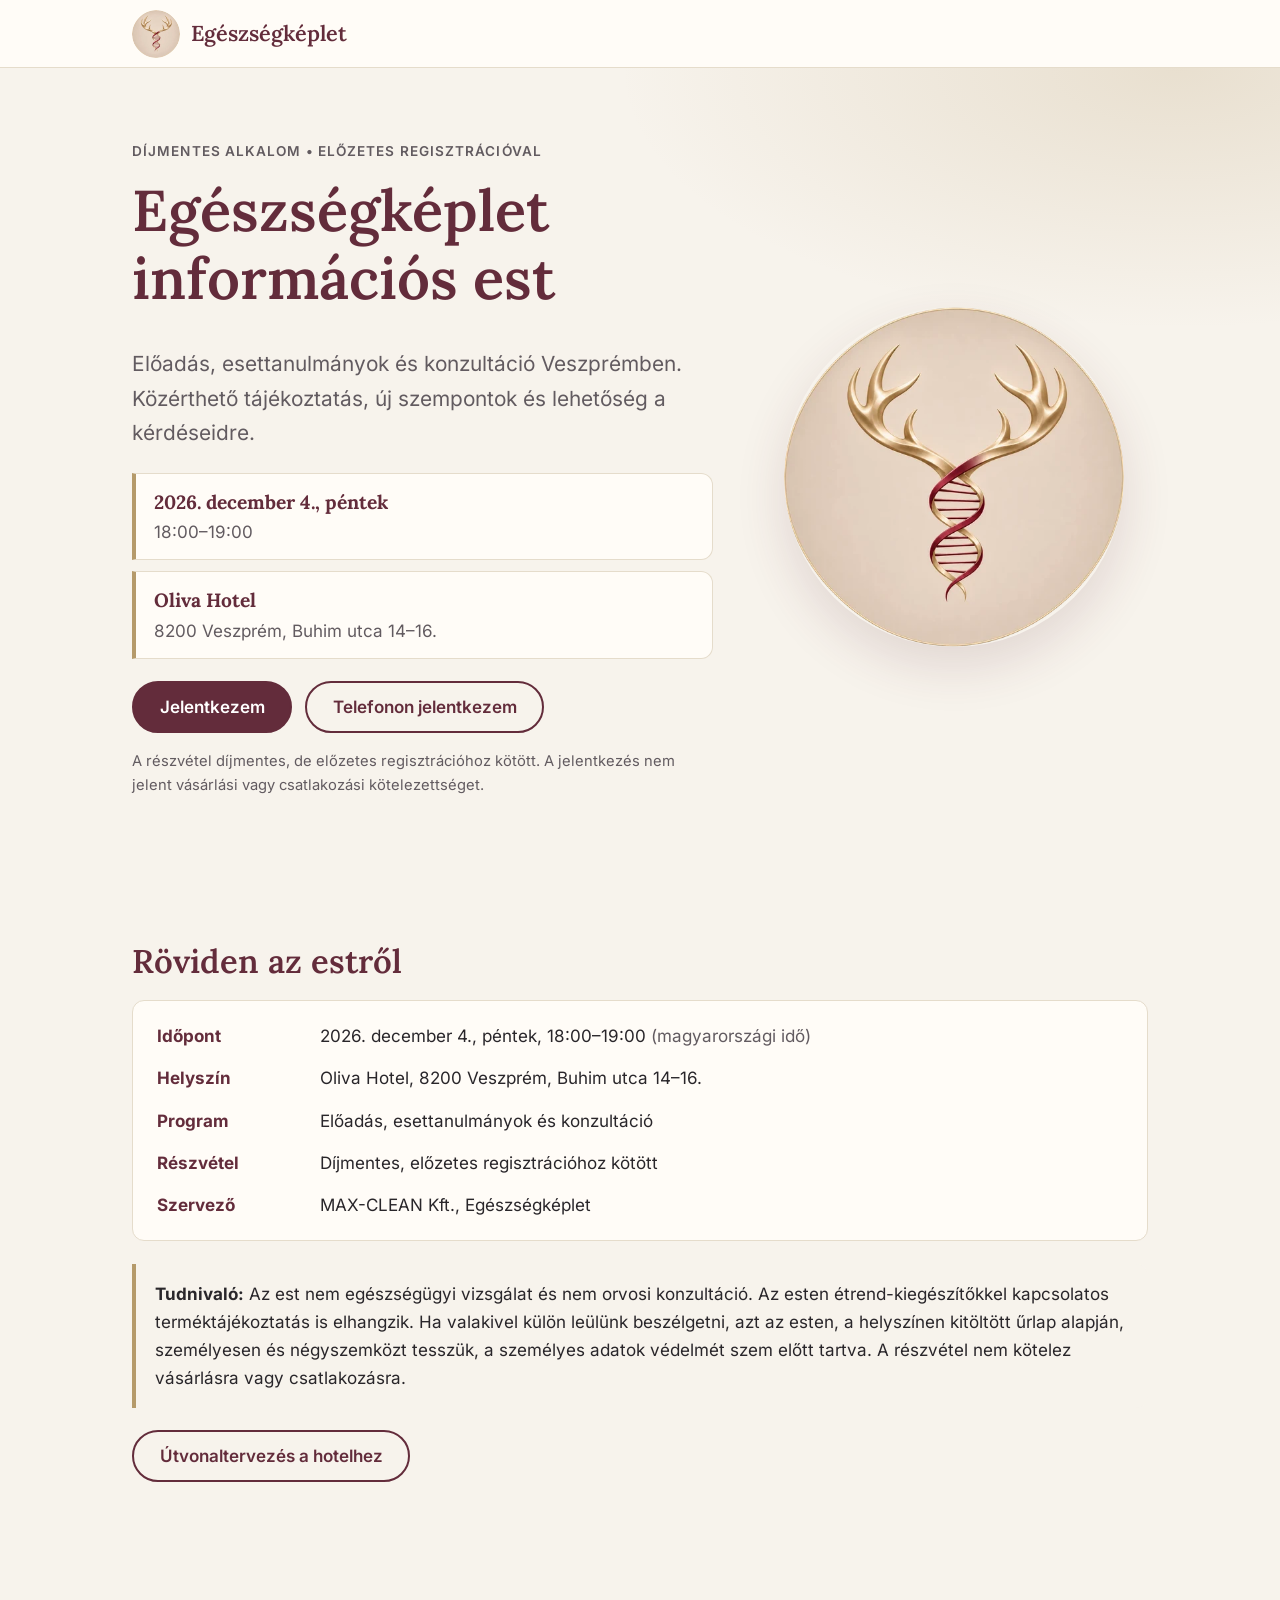
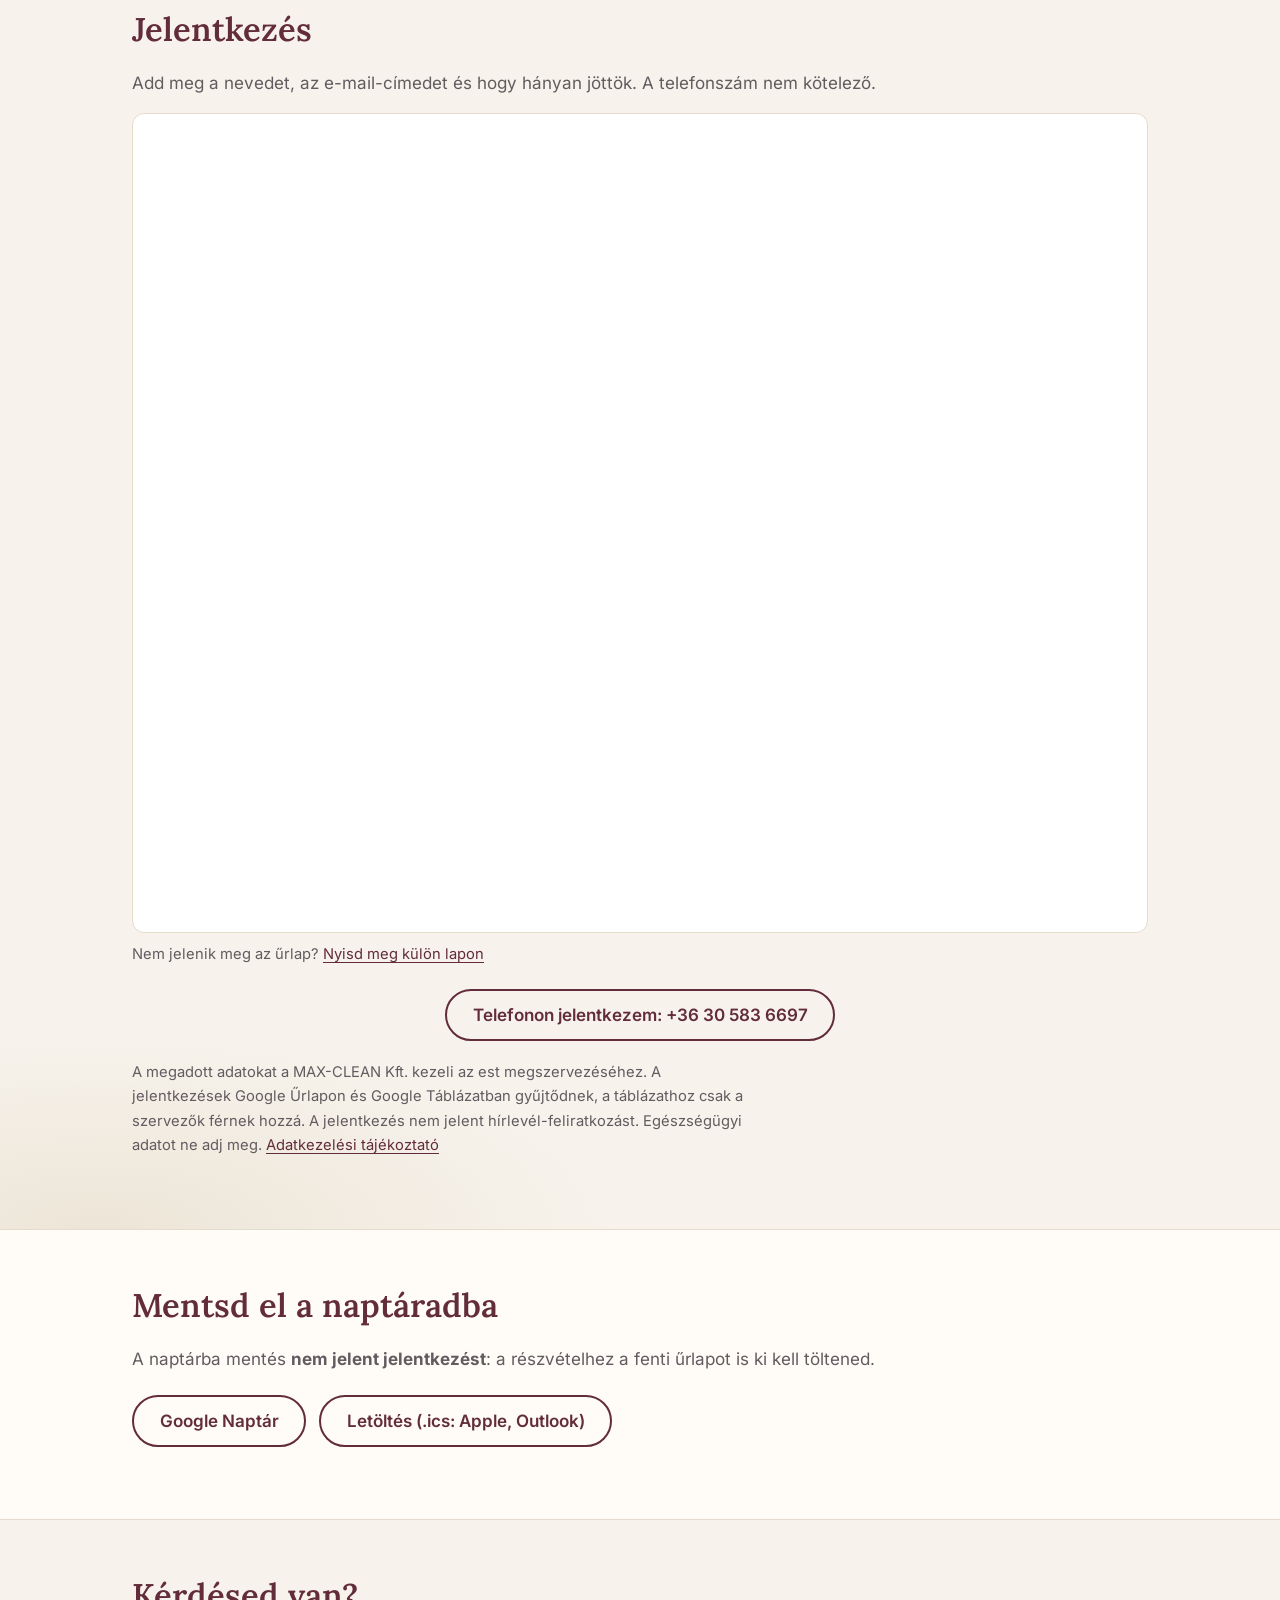
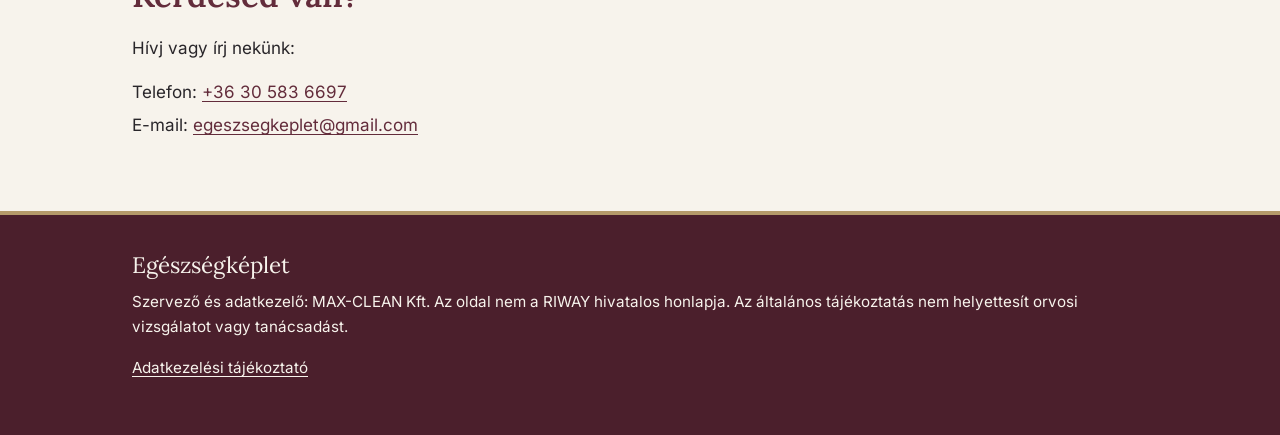
<file: index.html>
<!doctype html>
<html lang="hu-HU">
<head>
<meta charset="utf-8">
<meta name="viewport" content="width=device-width, initial-scale=1">
<title>Egészségképlet információs est – Veszprém, 2026. december 4.</title>
<meta name="description" content="Díjmentes, regisztrációhoz kötött információs est Veszprémben, az Oliva Hotelben, 2026. december 4-én 18:00-kor: előadás, esettanulmányok és konzultáció.">
<!-- Indulásig noindex: a hirdetésből érkező forgalomhoz nincs szükség keresőindexelésre. Szükség esetén a sort törölni lehet. -->
<meta name="robots" content="noindex, nofollow">
<link rel="canonical" href="https://egeszsegkeplet.github.io/egeszsegkeplet-est/">
<meta name="theme-color" content="#F7F3EC">
<link rel="icon" type="image/png" sizes="32x32" href="assets/img/favicon-32.png">
<link rel="apple-touch-icon" href="assets/img/apple-touch-icon.png">

<meta property="og:locale" content="hu_HU">
<meta property="og:type" content="website">
<meta property="og:site_name" content="Egészségképlet">
<meta property="og:title" content="Egészségképlet információs est – Veszprém, 2026. december 4.">
<meta property="og:description" content="Díjmentes, regisztrációhoz kötött alkalom az Oliva Hotelben: előadás, esettanulmányok és konzultáció.">
<meta property="og:url" content="https://egeszsegkeplet.github.io/egeszsegkeplet-est/">
<meta property="og:image" content="https://egeszsegkeplet.github.io/egeszsegkeplet-est/assets/img/og.png">
<meta property="og:image:width" content="1200">
<meta property="og:image:height" content="630">
<meta name="twitter:card" content="summary_large_image">

<link rel="preload" href="assets/fonts/lora-latin-wght-normal.woff2" as="font" type="font/woff2" crossorigin>
<link rel="preload" href="assets/fonts/inter-latin-wght-normal.woff2" as="font" type="font/woff2" crossorigin>
<link rel="stylesheet" href="assets/css/landing.css">
<script>document.documentElement.classList.add('js');</script>
</head>
<body>
<a class="skip-link" href="#jelentkezes">Ugrás a jelentkezéshez</a>

<header class="top">
	<div class="wrap top__in">
		<a class="brand" href="./" aria-label="Egészségképlet – főoldal">
			<img src="assets/img/emblem-192.webp" width="48" height="48" alt="" decoding="async">
			<span class="brand__name">Egészségképlet</span>
		</a>
		</div>
</header>

<main id="main">
	<section class="hero">
		<div class="wrap hero__in">
			<div class="hero__text">
				<p class="eyebrow">Díjmentes alkalom • Előzetes regisztrációval</p>
				<h1>Egészségképlet információs est</h1>
				<p class="lead">Előadás, esettanulmányok és konzultáció Veszprémben. Közérthető tájékoztatás, új szempontok és lehetőség a kérdéseidre.</p>
				<ul class="when" aria-label="Időpont és helyszín">
					<li><strong>2026. december 4., péntek</strong><span>18:00–19:00</span></li>
					<li><strong>Oliva Hotel</strong><span>8200 Veszprém, Buhim utca 14–16.</span></li>
				</ul>
				<p class="cta-row">
					<a class="btn" href="#jelentkezes">Jelentkezem</a>
					<a class="btn btn--ghost" href="tel:+36305836697">Telefonon jelentkezem</a>
				</p>
				<p class="fine">A részvétel díjmentes, de előzetes regisztrációhoz kötött. A jelentkezés nem jelent vásárlási vagy csatlakozási kötelezettséget.</p>
			</div>
			<div class="hero__art">
				<img src="assets/img/emblem-512.webp" width="320" height="320" alt="Egészségképlet embléma: agancs és kettős spirál" decoding="async">
			</div>
		</div>
	</section>

	<section class="band" aria-labelledby="adatok-h">
		<div class="wrap">
			<h2 id="adatok-h">Röviden az estről</h2>
			<dl class="facts">
				<div><dt>Időpont</dt><dd>2026. december 4., péntek, 18:00–19:00 <span class="muted">(magyarországi idő)</span></dd></div>
				<div><dt>Helyszín</dt><dd>Oliva Hotel, 8200 Veszprém, Buhim utca 14–16.</dd></div>
				<div><dt>Program</dt><dd>Előadás, esettanulmányok és konzultáció</dd></div>
				<div><dt>Részvétel</dt><dd>Díjmentes, előzetes regisztrációhoz kötött</dd></div>
				<div><dt>Szervező</dt><dd>MAX-CLEAN Kft., Egészségképlet</dd></div>
			</dl>
			<div class="notice" role="note">
				<p><strong>Tudnivaló:</strong> Az est nem egészségügyi vizsgálat és nem orvosi konzultáció. Az esten étrend-kiegészítőkkel kapcsolatos terméktájékoztatás is elhangzik. Ha valakivel külön leülünk beszélgetni, azt az esten, a helyszínen kitöltött űrlap alapján, személyesen és négyszemközt tesszük, a személyes adatok védelmét szem előtt tartva. A részvétel nem kötelez vásárlásra vagy csatlakozásra.</p>
			</div>
			<p class="cta-row">
				<a class="btn btn--ghost" href="https://www.google.com/maps/dir/?api=1&amp;destination=Oliva%20Hotel%2C%20Buhim%20utca%2014-16%2C%208200%20Veszpr%C3%A9m" rel="noopener noreferrer">Útvonaltervezés a hotelhez</a>
			</p>
		</div>
	</section>

	<section id="jelentkezes" class="reg" aria-labelledby="jel-h">
		<div class="wrap reg__in">
			<h2 id="jel-h">Jelentkezés</h2>
			<p class="muted">Add meg a nevedet, az e-mail-címedet és hogy hányan jöttök. A telefonszám nem kötelező.</p>

			<div id="form-slot" class="form-slot" data-state="loading">
				<noscript><p class="notice">Az űrlap megjelenítéséhez JavaScript kell. Jelentkezz telefonon: <a href="tel:+36305836697">+36 30 583 6697</a>, vagy írj az <a href="mailto:egeszsegkeplet@gmail.com">egeszsegkeplet@gmail.com</a> címre.</p></noscript>
			</div>

			<p class="cta-row cta-row--center">
				<a class="btn btn--ghost" href="tel:+36305836697">Telefonon jelentkezem: +36 30 583 6697</a>
			</p>

			<p class="fine privacy">
				A megadott adatokat a MAX-CLEAN Kft. kezeli az est megszervezéséhez. A jelentkezések Google Űrlapon és Google Táblázatban gyűjtődnek, a táblázathoz csak a szervezők férnek hozzá. A jelentkezés nem jelent hírlevél-feliratkozást. Egészségügyi adatot ne adj meg.
				<a href="adatkezeles.html" rel="noopener">Adatkezelési tájékoztató</a>
			</p>
		</div>
	</section>

	<section class="band band--tint" aria-labelledby="mentes-h">
		<div class="wrap">
			<h2 id="mentes-h">Mentsd el a naptáradba</h2>
			<p class="muted">A naptárba mentés <strong>nem jelent jelentkezést</strong>: a részvételhez a fenti űrlapot is ki kell töltened.</p>
			<p class="cta-row">
				<a class="btn btn--ghost" href="https://calendar.google.com/calendar/render?action=TEMPLATE&amp;text=Eg%C3%A9szs%C3%A9gk%C3%A9plet%20inform%C3%A1ci%C3%B3s%20est&amp;dates=20261204T170000Z/20261204T180000Z&amp;details=El%C5%91ad%C3%A1s%2C%20esettanulm%C3%A1nyok%20%C3%A9s%20konzult%C3%A1ci%C3%B3.%20R%C3%A9szv%C3%A9tel%3A%20d%C3%ADjmentes%2C%20el%C5%91zetes%20regisztr%C3%A1ci%C3%B3hoz%20k%C3%B6t%C3%B6tt.%20Inform%C3%A1ci%C3%B3%3A%20https%3A%2F%2Fegeszsegkeplet.github.io%2Fegeszsegkeplet-est%2F&amp;location=Oliva%20Hotel%2C%208200%20Veszpr%C3%A9m%2C%20Buhim%20utca%2014%E2%80%9316.&amp;ctz=Europe/Budapest" rel="noopener noreferrer">Google Naptár</a>
				<a class="btn btn--ghost" href="oliva-informacios-est.ics" download>Letöltés (.ics: Apple, Outlook)</a>
			</p>
		</div>
	</section>

	<section class="band" aria-labelledby="kapcs-h">
		<div class="wrap">
			<h2 id="kapcs-h">Kérdésed van?</h2>
			<p>Hívj vagy írj nekünk:</p>
			<ul class="contacts">
				<li>Telefon: <a href="tel:+36305836697">+36 30 583 6697</a></li>
				<li>E-mail: <a href="mailto:egeszsegkeplet@gmail.com">egeszsegkeplet@gmail.com</a></li>
				</ul>
		</div>
	</section>
</main>

<footer class="foot">
	<div class="wrap">
		<p class="foot__brand">Egészségképlet</p>
		<p>Szervező és adatkezelő: MAX-CLEAN Kft. Az oldal nem a RIWAY hivatalos honlapja. Az általános tájékoztatás nem helyettesít orvosi vizsgálatot vagy tanácsadást.</p>
		<p><a href="adatkezeles.html" rel="noopener">Adatkezelési tájékoztató</a></p>
	</div>
</footer>

<nav class="bar" aria-label="Gyors jelentkezés">
	<a class="btn btn--small" href="#jelentkezes">Jelentkezem</a>
	<a class="btn btn--small btn--ghost" href="tel:+36305836697">Telefon</a>
</nav>

<script src="assets/config.js"></script>
<script src="assets/js/landing.js" defer></script>
</body>
</html>
</file>
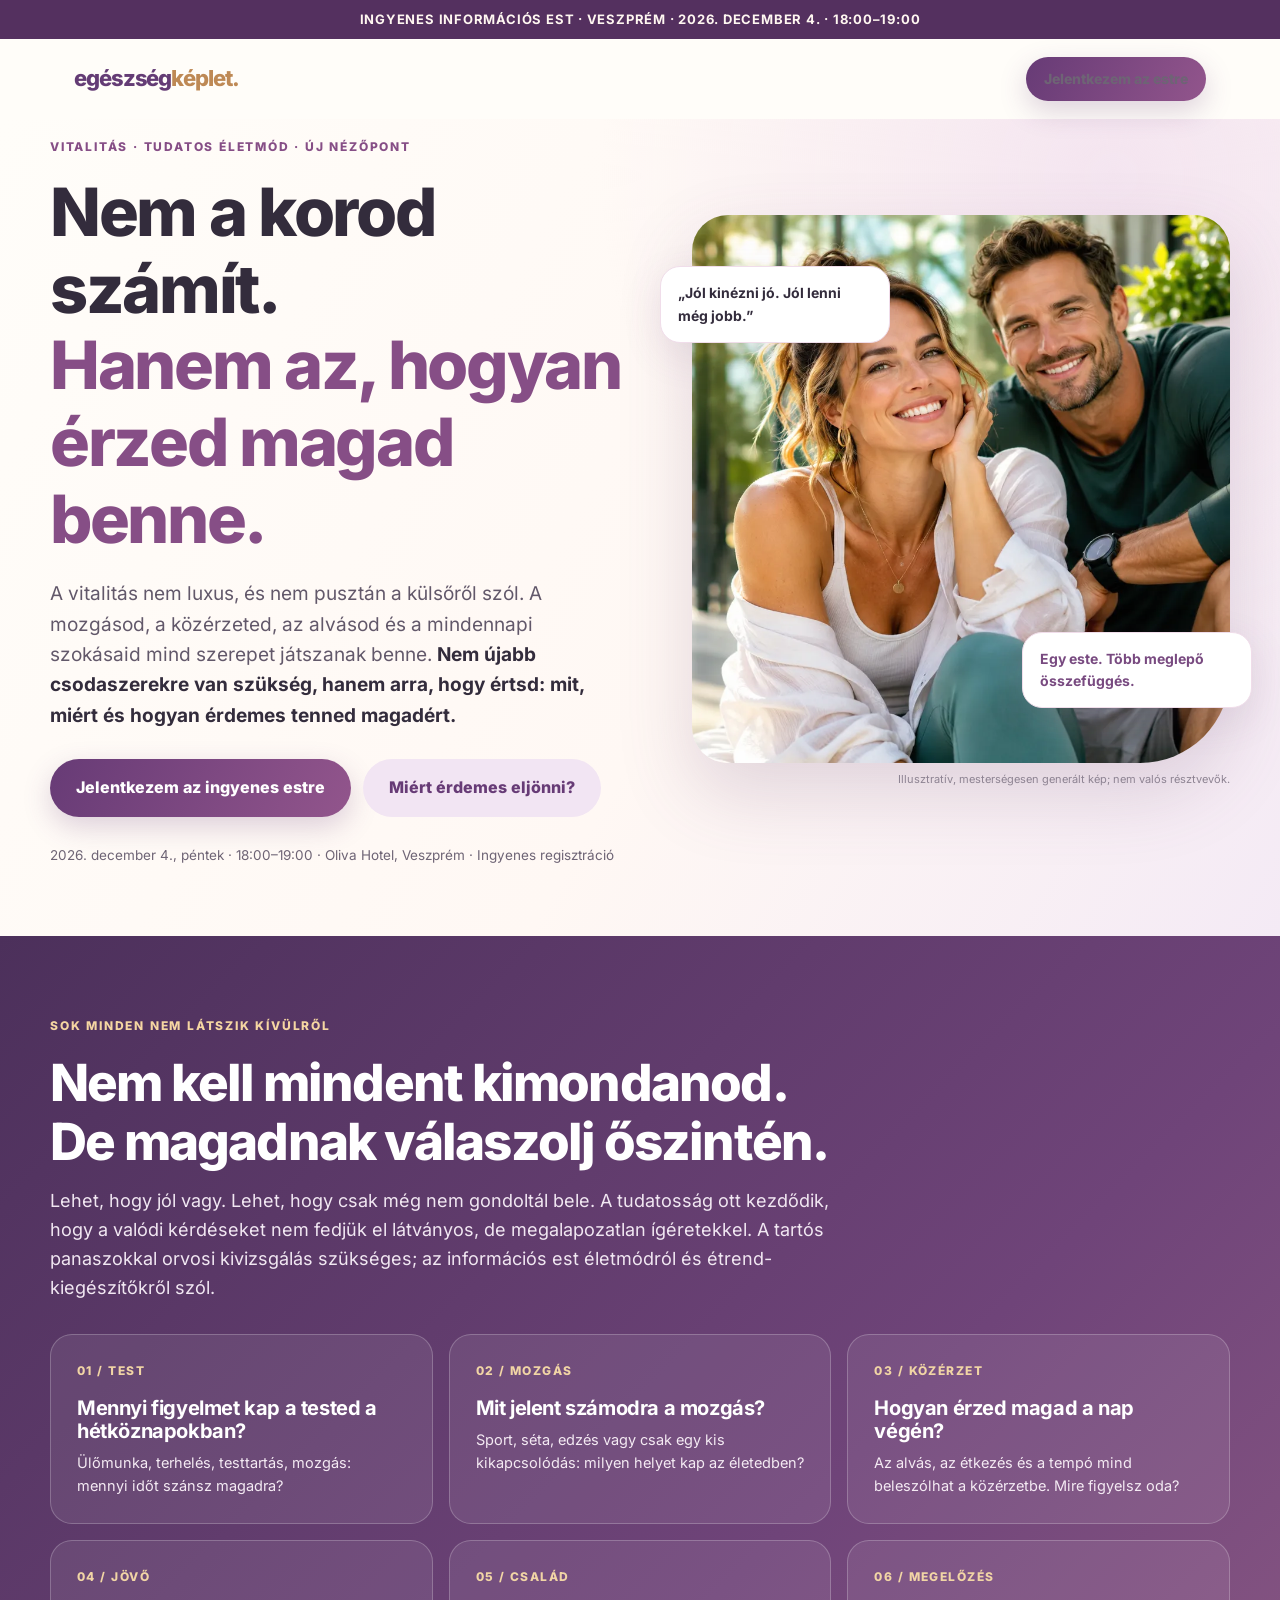
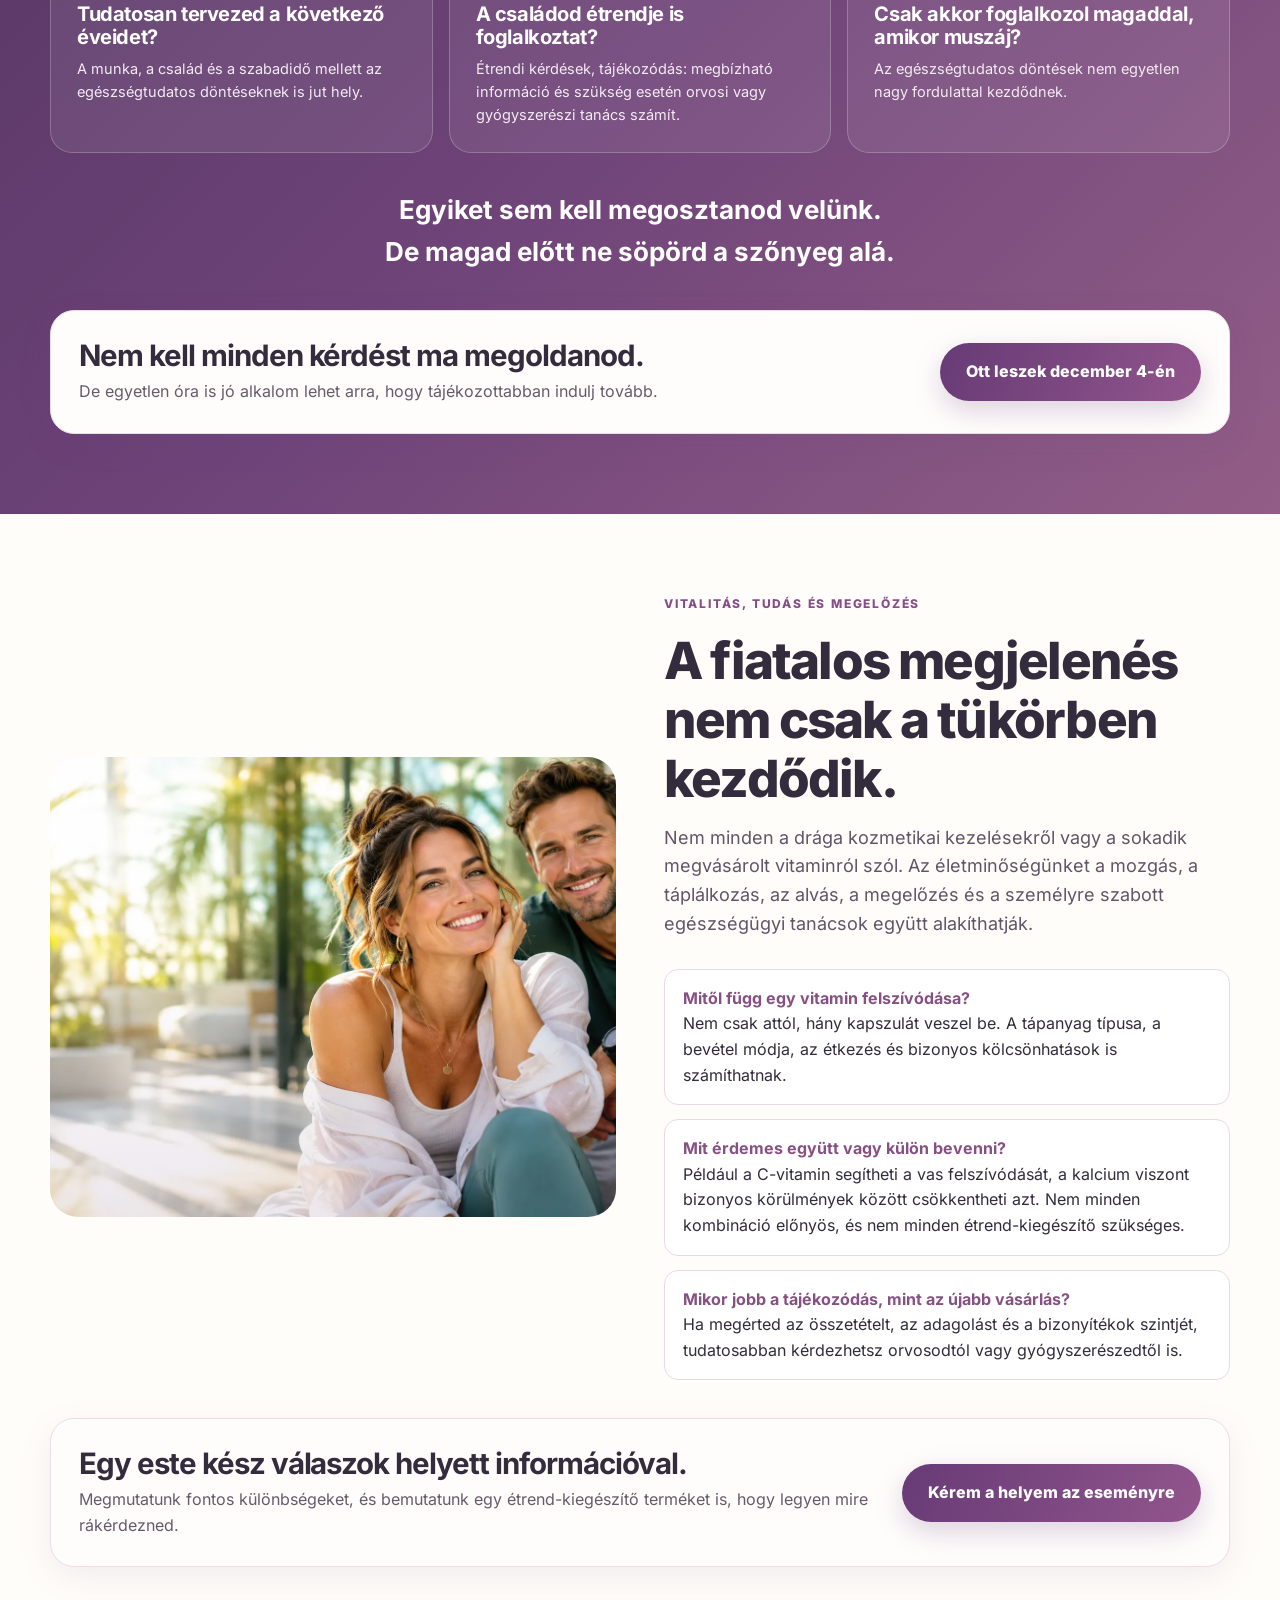
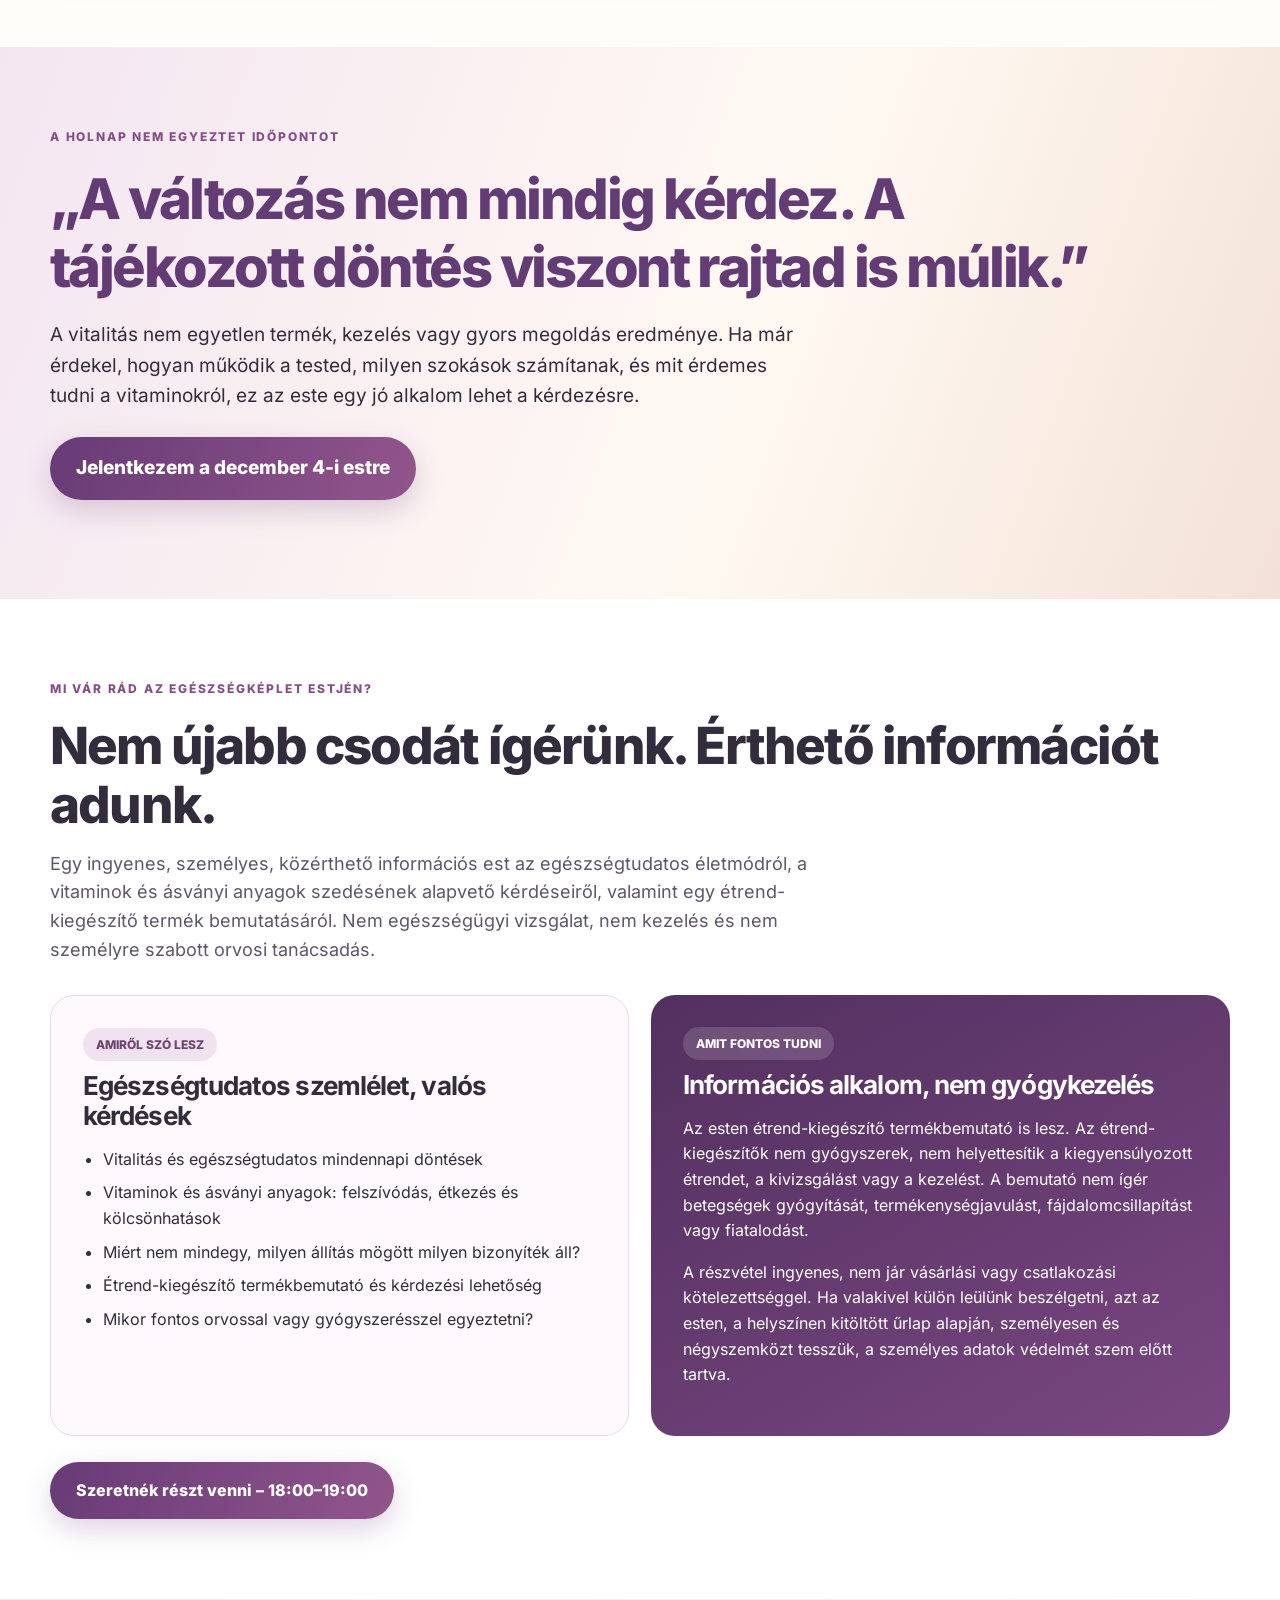
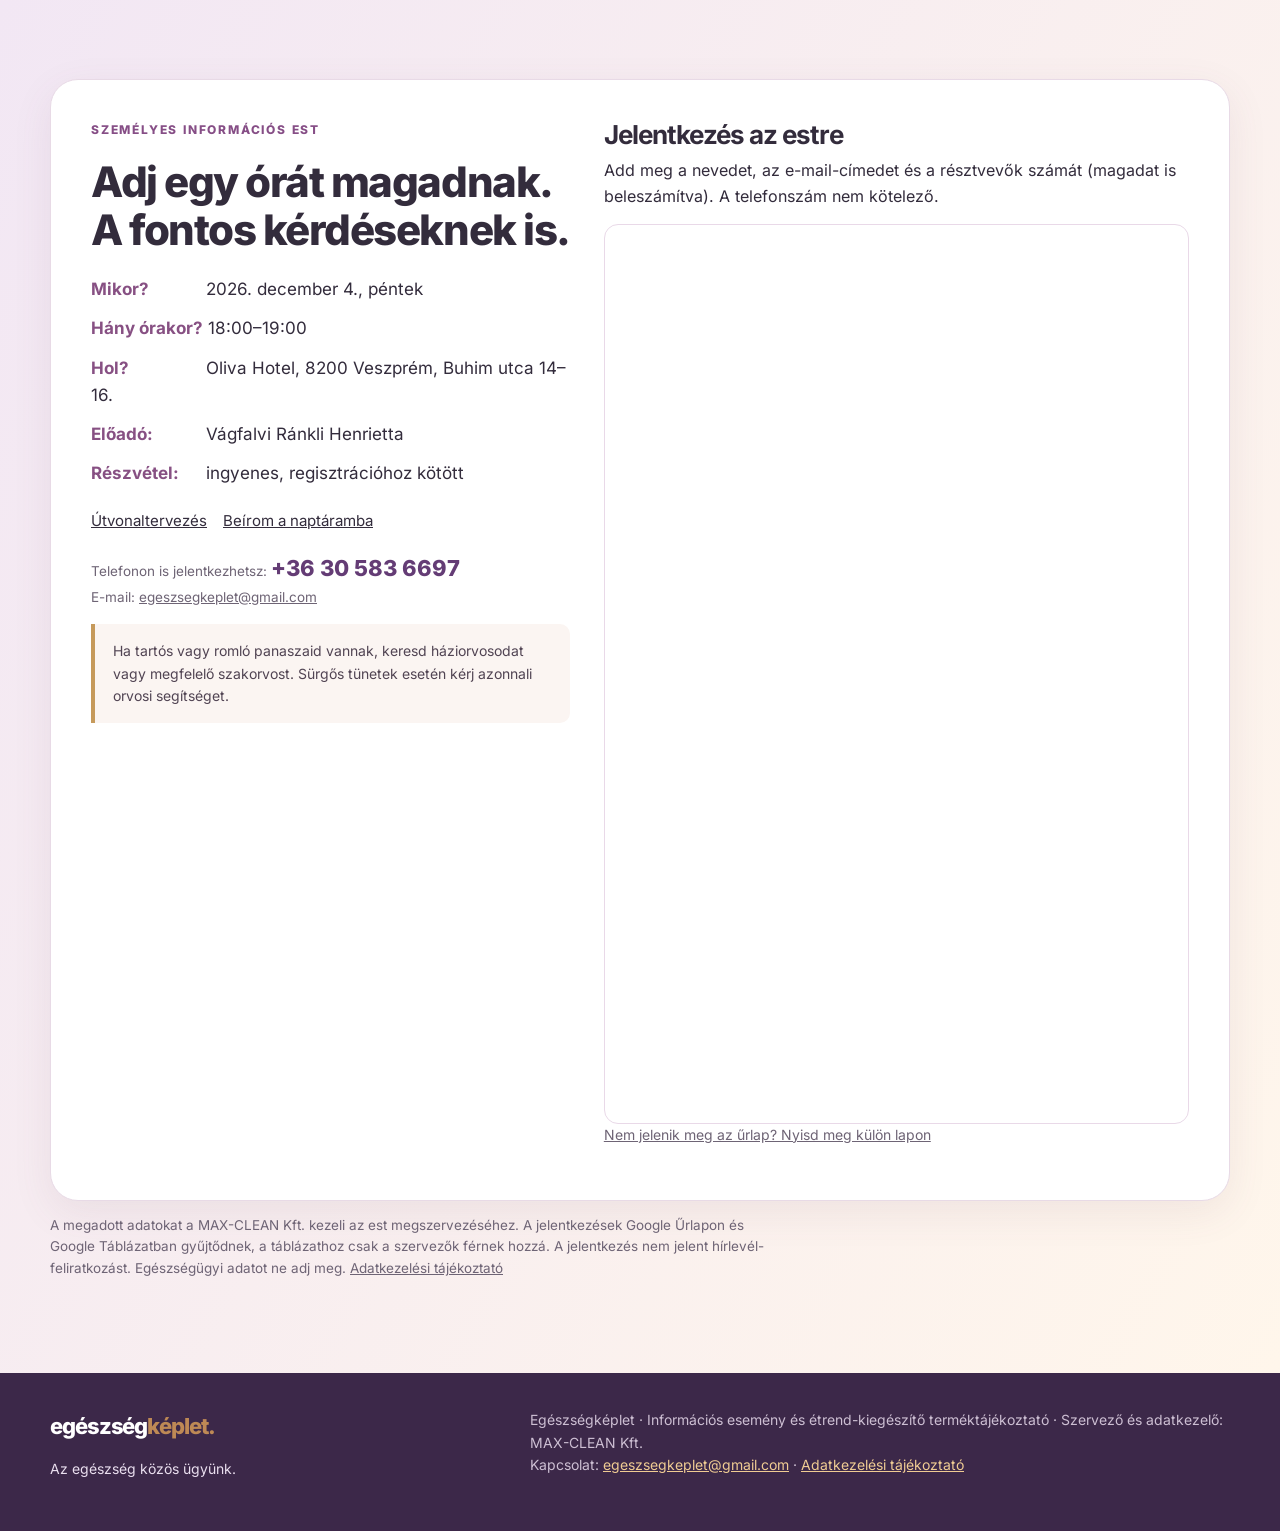
<file: fiatal/index.html>
<!doctype html>
<html lang="hu">
<head>
<meta charset="utf-8">
<meta name="viewport" content="width=device-width,initial-scale=1">
<meta name="theme-color" content="#54305F">
<title>Nem a korod számít – ingyenes információs est, Veszprém | Egészségképlet</title>
<meta name="description" content="Ingyenes, személyes információs est az egészségtudatos döntésekről, a vitaminokról és egy étrend-kiegészítő termékbemutatóról. Veszprém, 2026. december 4., 18:00–19:00.">
<meta name="robots" content="noindex, nofollow">
<link rel="canonical" href="https://egeszsegkeplet.github.io/egeszsegkeplet-est/fiatal/">
<link rel="icon" type="image/png" sizes="32x32" href="assets/img/favicon-32.png">
<link rel="apple-touch-icon" href="assets/img/apple-touch-icon.png">
<meta property="og:locale" content="hu_HU">
<meta property="og:type" content="website">
<meta property="og:site_name" content="Egészségképlet">
<meta property="og:title" content="Nem a korod számít. Hanem az, hogyan érzed magad benne.">
<meta property="og:description" content="Ingyenes információs est Veszprémben, 2026. december 4., 18:00–19:00. Regisztrációhoz kötött.">
<meta property="og:url" content="https://egeszsegkeplet.github.io/egeszsegkeplet-est/fiatal/">
<meta property="og:image" content="https://egeszsegkeplet.github.io/egeszsegkeplet-est/fiatal/assets/og.png">
<meta property="og:image:width" content="1200">
<meta property="og:image:height" content="630">
<meta name="twitter:card" content="summary_large_image">
<link rel="preload" href="assets/fonts/inter-latin-wght-normal.woff2" as="font" type="font/woff2" crossorigin>
<link rel="stylesheet" href="style.css">
</head>
<body>
<a class="skip" href="#jelentkezes">Ugrás a jelentkezéshez</a>
<div class="topbar">INGYENES INFORMÁCIÓS EST · VESZPRÉM · 2026. DECEMBER 4. · 18:00–19:00</div>
<nav class="nav" aria-label="Fő navigáció">
  <a class="logo" href="./">egészség<span>képlet.</span></a>
  <a class="btn small" href="#jelentkezes">Jelentkezem az estre</a>
</nav>
<main>
<header class="hero">
  <div class="hero-inner">
    <div>
      <div class="eyebrow">Vitalitás · Tudatos életmód · Új nézőpont</div>
      <h1>Nem a korod számít.<br><em>Hanem az, hogyan érzed magad benne.</em></h1>
      <p class="lead">A vitalitás nem luxus, és nem pusztán a külsőről szól. A mozgásod, a közérzeted, az alvásod és a mindennapi szokásaid mind szerepet játszanak benne. <strong>Nem újabb csodaszerekre van szükség, hanem arra, hogy értsd: mit, miért és hogyan érdemes tenned magadért.</strong></p>
      <div class="actions">
        <a class="btn" href="#jelentkezes">Jelentkezem az ingyenes estre</a>
        <a class="btn secondary" href="#kerdesek">Miért érdemes eljönni?</a>
      </div>
      <div class="micro">2026. december 4., péntek · 18:00–19:00 · Oliva Hotel, Veszprém · Ingyenes regisztráció</div>
    </div>
    <div class="hero-visual">
      <img class="hero-photo" src="assets/hero.webp" srcset="assets/hero-mobil.webp 760w, assets/hero.webp 1400w" sizes="(max-width:850px) 100vw, 45vw" width="1400" height="933" alt="Mosolygó fiatal pár természetes fényben – hangulati illusztráció" fetchpriority="high">
      <div class="bubble one">„Jól kinézni jó. Jól lenni még jobb.”</div>
      <div class="bubble two">Egy este. Több meglepő összefüggés.</div>
      <div class="credit">Illusztratív, mesterségesen generált kép; nem valós résztvevők.</div>
    </div>
  </div>
</header>

<section class="section contrast" id="kerdesek">
  <div class="container">
    <div class="eyebrow">Sok minden nem látszik kívülről</div>
    <h2>Nem kell mindent kimondanod.<br>De magadnak válaszolj őszintén.</h2>
    <p class="intro">Lehet, hogy jól vagy. Lehet, hogy csak még nem gondoltál bele. A tudatosság ott kezdődik, hogy a valódi kérdéseket nem fedjük el látványos, de megalapozatlan ígéretekkel. A tartós panaszokkal orvosi kivizsgálás szükséges; az információs est életmódról és étrend-kiegészítőkről szól.</p>
    <div class="qgrid">
      <article class="qcard"><div class="num">01 / TEST</div><h3>Mennyi figyelmet kap a tested a hétköznapokban?</h3><p>Ülőmunka, terhelés, testtartás, mozgás: mennyi időt szánsz magadra?</p></article>
      <article class="qcard"><div class="num">02 / MOZGÁS</div><h3>Mit jelent számodra a mozgás?</h3><p>Sport, séta, edzés vagy csak egy kis kikapcsolódás: milyen helyet kap az életedben?</p></article>
      <article class="qcard"><div class="num">03 / KÖZÉRZET</div><h3>Hogyan érzed magad a nap végén?</h3><p>Az alvás, az étkezés és a tempó mind beleszólhat a közérzetbe. Mire figyelsz oda?</p></article>
      <article class="qcard"><div class="num">04 / JÖVŐ</div><h3>Tudatosan tervezed a következő éveidet?</h3><p>A munka, a család és a szabadidő mellett az egészségtudatos döntéseknek is jut hely.</p></article>
      <article class="qcard"><div class="num">05 / CSALÁD</div><h3>A családod étrendje is foglalkoztat?</h3><p>Étrendi kérdések, tájékozódás: megbízható információ és szükség esetén orvosi vagy gyógyszerészi tanács számít.</p></article>
      <article class="qcard"><div class="num">06 / MEGELŐZÉS</div><h3>Csak akkor foglalkozol magaddal, amikor muszáj?</h3><p>Az egészségtudatos döntések nem egyetlen nagy fordulattal kezdődnek.</p></article>
    </div>
    <p class="notalone">Egyiket sem kell megosztanod velünk.<br>De magad előtt ne söpörd a szőnyeg alá.</p>
    <div class="strip">
      <div><h3>Nem kell minden kérdést ma megoldanod.</h3><p>De egyetlen óra is jó alkalom lehet arra, hogy tájékozottabban indulj tovább.</p></div>
      <a class="btn" href="#jelentkezes">Ott leszek december 4-én</a>
    </div>
  </div>
</section>

<section class="section">
  <div class="container feature">
    <div class="feature-photo" role="img" aria-label="Természetközeli, nyugodt hangulatú illusztráció"></div>
    <div>
      <div class="eyebrow">Vitalitás, tudás és megelőzés</div>
      <h2>A fiatalos megjelenés nem csak a tükörben kezdődik.</h2>
      <p class="intro">Nem minden a drága kozmetikai kezelésekről vagy a sokadik megvásárolt vitaminról szól. Az életminőségünket a mozgás, a táplálkozás, az alvás, a megelőzés és a személyre szabott egészségügyi tanácsok együtt alakíthatják.</p>
      <div class="flist">
        <div><b>Mitől függ egy vitamin felszívódása?</b><br>Nem csak attól, hány kapszulát veszel be. A tápanyag típusa, a bevétel módja, az étkezés és bizonyos kölcsönhatások is számíthatnak.</div>
        <div><b>Mit érdemes együtt vagy külön bevenni?</b><br>Például a C-vitamin segítheti a vas felszívódását, a kalcium viszont bizonyos körülmények között csökkentheti azt. Nem minden kombináció előnyös, és nem minden étrend-kiegészítő szükséges.</div>
        <div><b>Mikor jobb a tájékozódás, mint az újabb vásárlás?</b><br>Ha megérted az összetételt, az adagolást és a bizonyítékok szintjét, tudatosabban kérdezhetsz orvosodtól vagy gyógyszerészedtől is.</div>
      </div>
    </div>
  </div>
  <div class="container" style="margin-top:32px">
    <div class="strip">
      <div><h3>Egy este kész válaszok helyett információval.</h3><p>Megmutatunk fontos különbségeket, és bemutatunk egy étrend-kiegészítő terméket is, hogy legyen mire rákérdezned.</p></div>
      <a class="btn" href="#jelentkezes">Kérem a helyem az eseményre</a>
    </div>
  </div>
</section>

<section class="section manifesto">
  <div class="container">
    <div class="eyebrow">A holnap nem egyeztet időpontot</div>
    <blockquote>„A változás nem mindig kérdez. A tájékozott döntés viszont rajtad is múlik.”</blockquote>
    <p>A vitalitás nem egyetlen termék, kezelés vagy gyors megoldás eredménye. Ha már érdekel, hogyan működik a tested, milyen szokások számítanak, és mit érdemes tudni a vitaminokról, ez az este egy jó alkalom lehet a kérdezésre.</p>
    <p class="cta-row"><a class="btn" href="#jelentkezes">Jelentkezem a december 4-i estre</a></p>
  </div>
</section>

<section class="section program">
  <div class="container">
    <div class="eyebrow">Mi vár rád az Egészségképlet estjén?</div>
    <h2>Nem újabb csodát ígérünk. Érthető információt adunk.</h2>
    <p class="intro">Egy ingyenes, személyes, közérthető információs est az egészségtudatos életmódról, a vitaminok és ásványi anyagok szedésének alapvető kérdéseiről, valamint egy étrend-kiegészítő termék bemutatásáról. Nem egészségügyi vizsgálat, nem kezelés és nem személyre szabott orvosi tanácsadás.</p>
    <div class="pgrid">
      <div class="pane">
        <span class="pill">AMIRŐL SZÓ LESZ</span>
        <h3>Egészségtudatos szemlélet, valós kérdések</h3>
        <ul>
          <li>Vitalitás és egészségtudatos mindennapi döntések</li>
          <li>Vitaminok és ásványi anyagok: felszívódás, étkezés és kölcsönhatások</li>
          <li>Miért nem mindegy, milyen állítás mögött milyen bizonyíték áll?</li>
          <li>Étrend-kiegészítő termékbemutató és kérdezési lehetőség</li>
          <li>Mikor fontos orvossal vagy gyógyszerésszel egyeztetni?</li>
        </ul>
      </div>
      <div class="pane dark">
        <span class="pill">AMIT FONTOS TUDNI</span>
        <h3>Információs alkalom, nem gyógykezelés</h3>
        <p>Az esten étrend-kiegészítő termékbemutató is lesz. Az étrend-kiegészítők nem gyógyszerek, nem helyettesítik a kiegyensúlyozott étrendet, a kivizsgálást vagy a kezelést. A bemutató nem ígér betegségek gyógyítását, termékenységjavulást, fájdalomcsillapítást vagy fiatalodást.</p>
        <p>A részvétel ingyenes, nem jár vásárlási vagy csatlakozási kötelezettséggel. Ha valakivel külön leülünk beszélgetni, azt az esten, a helyszínen kitöltött űrlap alapján, személyesen és négyszemközt tesszük, a személyes adatok védelmét szem előtt tartva.</p>
      </div>
    </div>
    <div class="cta-row"><a class="btn" href="#jelentkezes">Szeretnék részt venni – 18:00–19:00</a></div>
  </div>
</section>

<section class="section event" id="jelentkezes">
  <div class="container">
    <div class="card">
      <div>
        <div class="eyebrow">Személyes információs est</div>
        <h2 style="font-size:clamp(28px,3.4vw,42px)">Adj egy órát magadnak. A fontos kérdéseknek is.</h2>
        <div class="facts">
          <div><b>Mikor?</b> 2026. december 4., péntek</div>
          <div><b>Hány órakor?</b> 18:00–19:00</div>
          <div><b>Hol?</b> Oliva Hotel, 8200 Veszprém, Buhim utca 14–16.</div>
          <div><b>Előadó:</b> Vágfalvi Ránkli Henrietta</div>
          <div><b>Részvétel:</b> ingyenes, regisztrációhoz kötött</div>
        </div>
        <div class="links">
          <a href="https://www.google.com/maps/dir/?api=1&amp;destination=Oliva+Hotel%2C+8200+Veszpr%C3%A9m%2C+Buhim+utca+14-16" target="_blank" rel="noopener">Útvonaltervezés</a>
          <a href="esemeny.ics" download>Beírom a naptáramba</a>
        </div>
        <p class="micro" style="margin-top:18px">Telefonon is jelentkezhetsz: <a class="phone" href="tel:+36305836697">+36 30 583 6697</a><br>E-mail: <a href="mailto:egeszsegkeplet@gmail.com">egeszsegkeplet@gmail.com</a></p>
        <div class="note">Ha tartós vagy romló panaszaid vannak, keresd háziorvosodat vagy megfelelő szakorvost. Sürgős tünetek esetén kérj azonnali orvosi segítséget.</div>
      </div>
      <div class="form-wrap" id="form-slot">
        <h3>Jelentkezés az estre</h3>
        <p>Add meg a nevedet, az e-mail-címedet és a résztvevők számát (magadat is beleszámítva). A telefonszám nem kötelező.</p>
        <noscript><p>Az űrlap megjelenítéséhez JavaScript szükséges. Jelentkezz telefonon vagy e-mailben.</p></noscript>
      </div>
    </div>
    <p class="privacy">A megadott adatokat a MAX-CLEAN Kft. kezeli az est megszervezéséhez. A jelentkezések Google Űrlapon és Google Táblázatban gyűjtődnek, a táblázathoz csak a szervezők férnek hozzá. A jelentkezés nem jelent hírlevél-feliratkozást. Egészségügyi adatot ne adj meg. <a href="adatkezeles.html">Adatkezelési tájékoztató</a></p>
  </div>
</section>
</main>
<footer class="footer">
  <div class="footer-inner">
    <div><div class="logo" style="color:#fff">egészség<span>képlet.</span></div><p>Az egészség közös ügyünk.</p></div>
    <div class="foot-small">Egészségképlet · Információs esemény és étrend-kiegészítő terméktájékoztató · Szervező és adatkezelő: MAX-CLEAN Kft.<br>Kapcsolat: <a href="mailto:egeszsegkeplet@gmail.com">egeszsegkeplet@gmail.com</a> · <a href="adatkezeles.html">Adatkezelési tájékoztató</a></div>
  </div>
</footer>
<script src="config.js"></script>
<script src="app.js"></script>
</body>
</html>
</file>
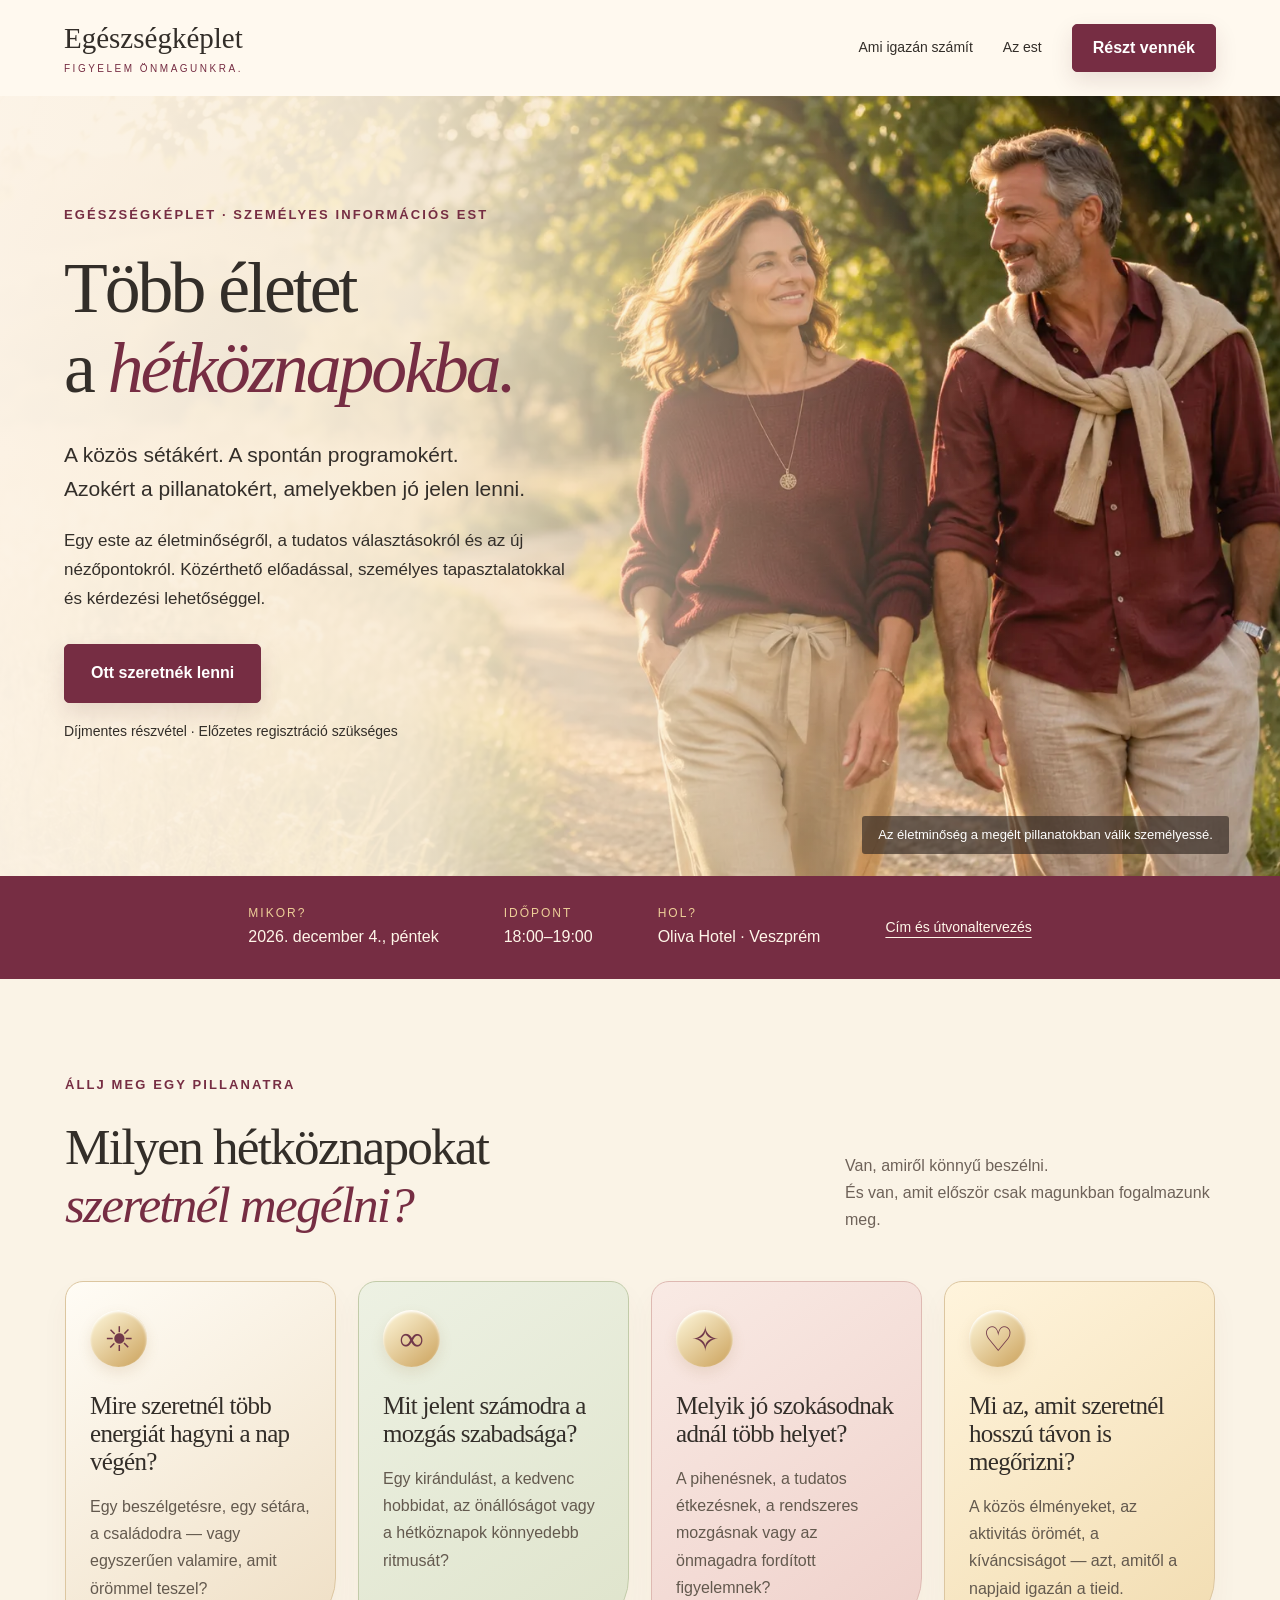
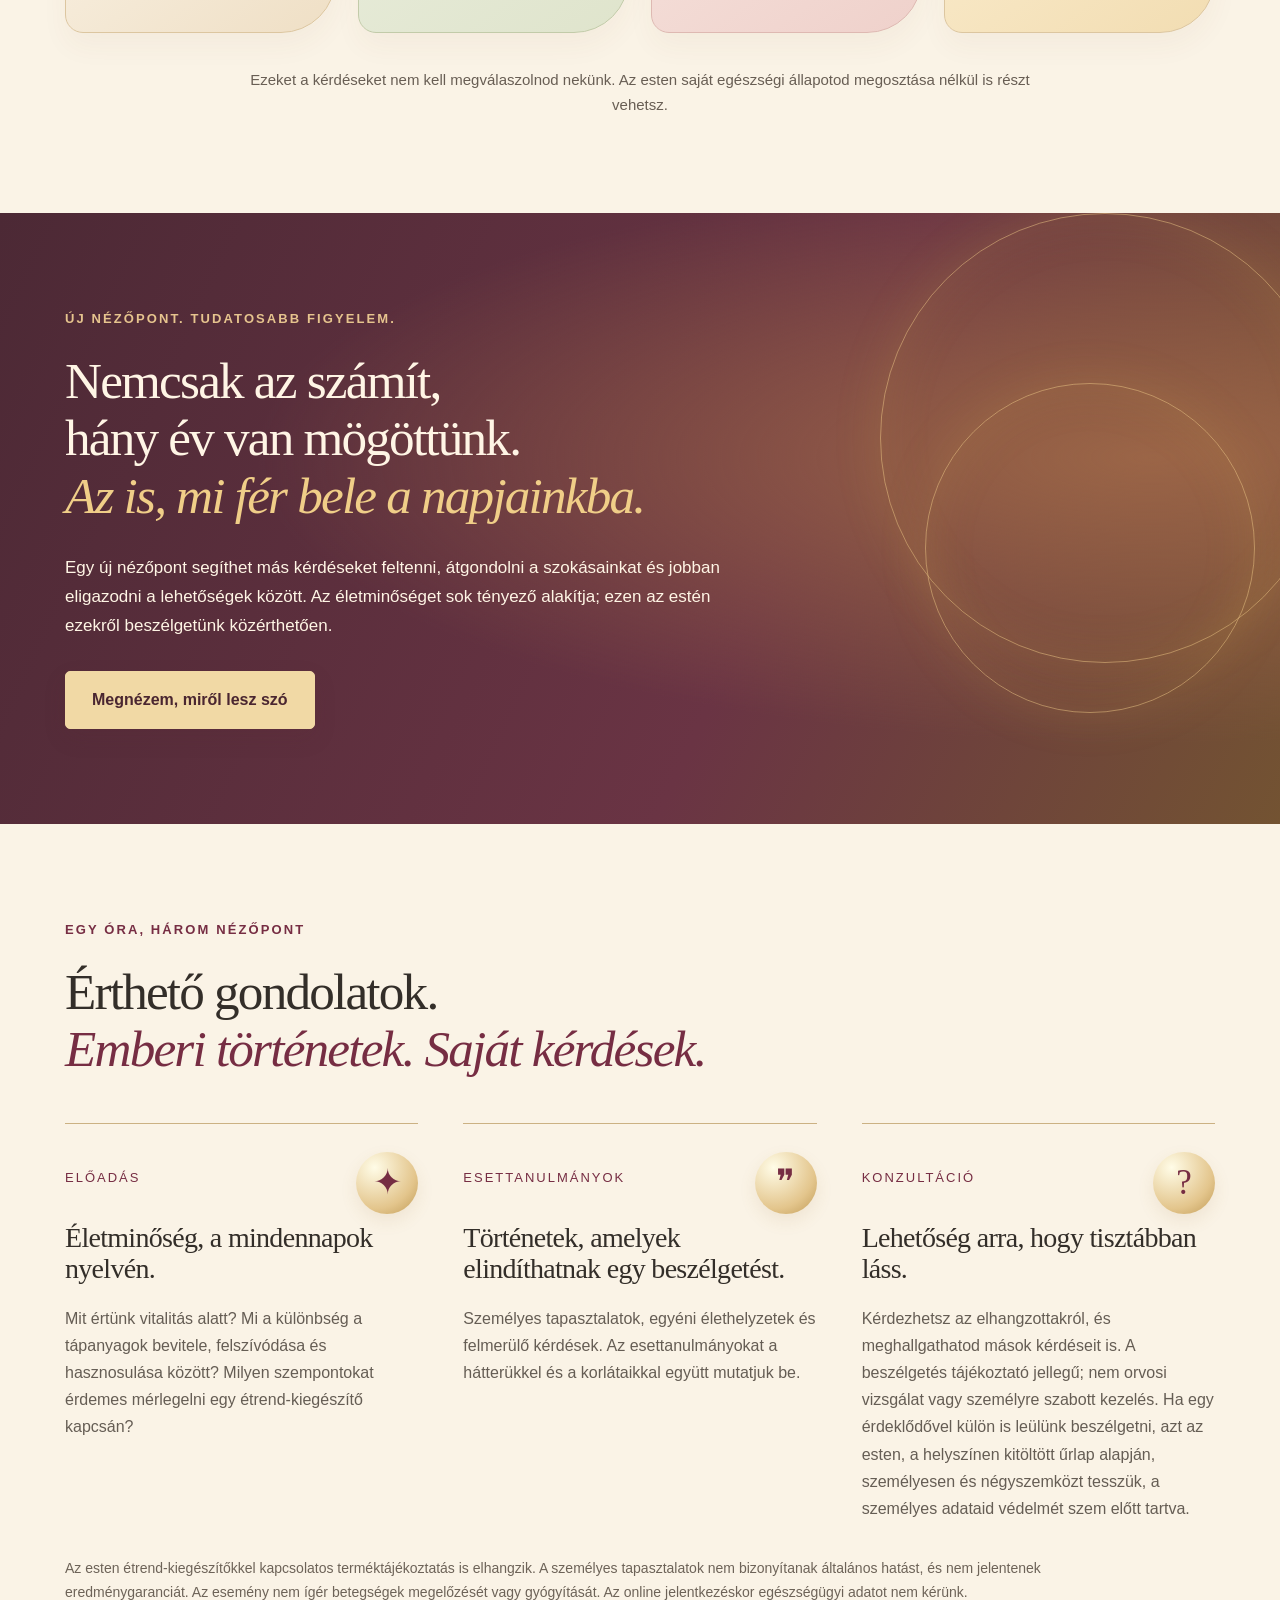
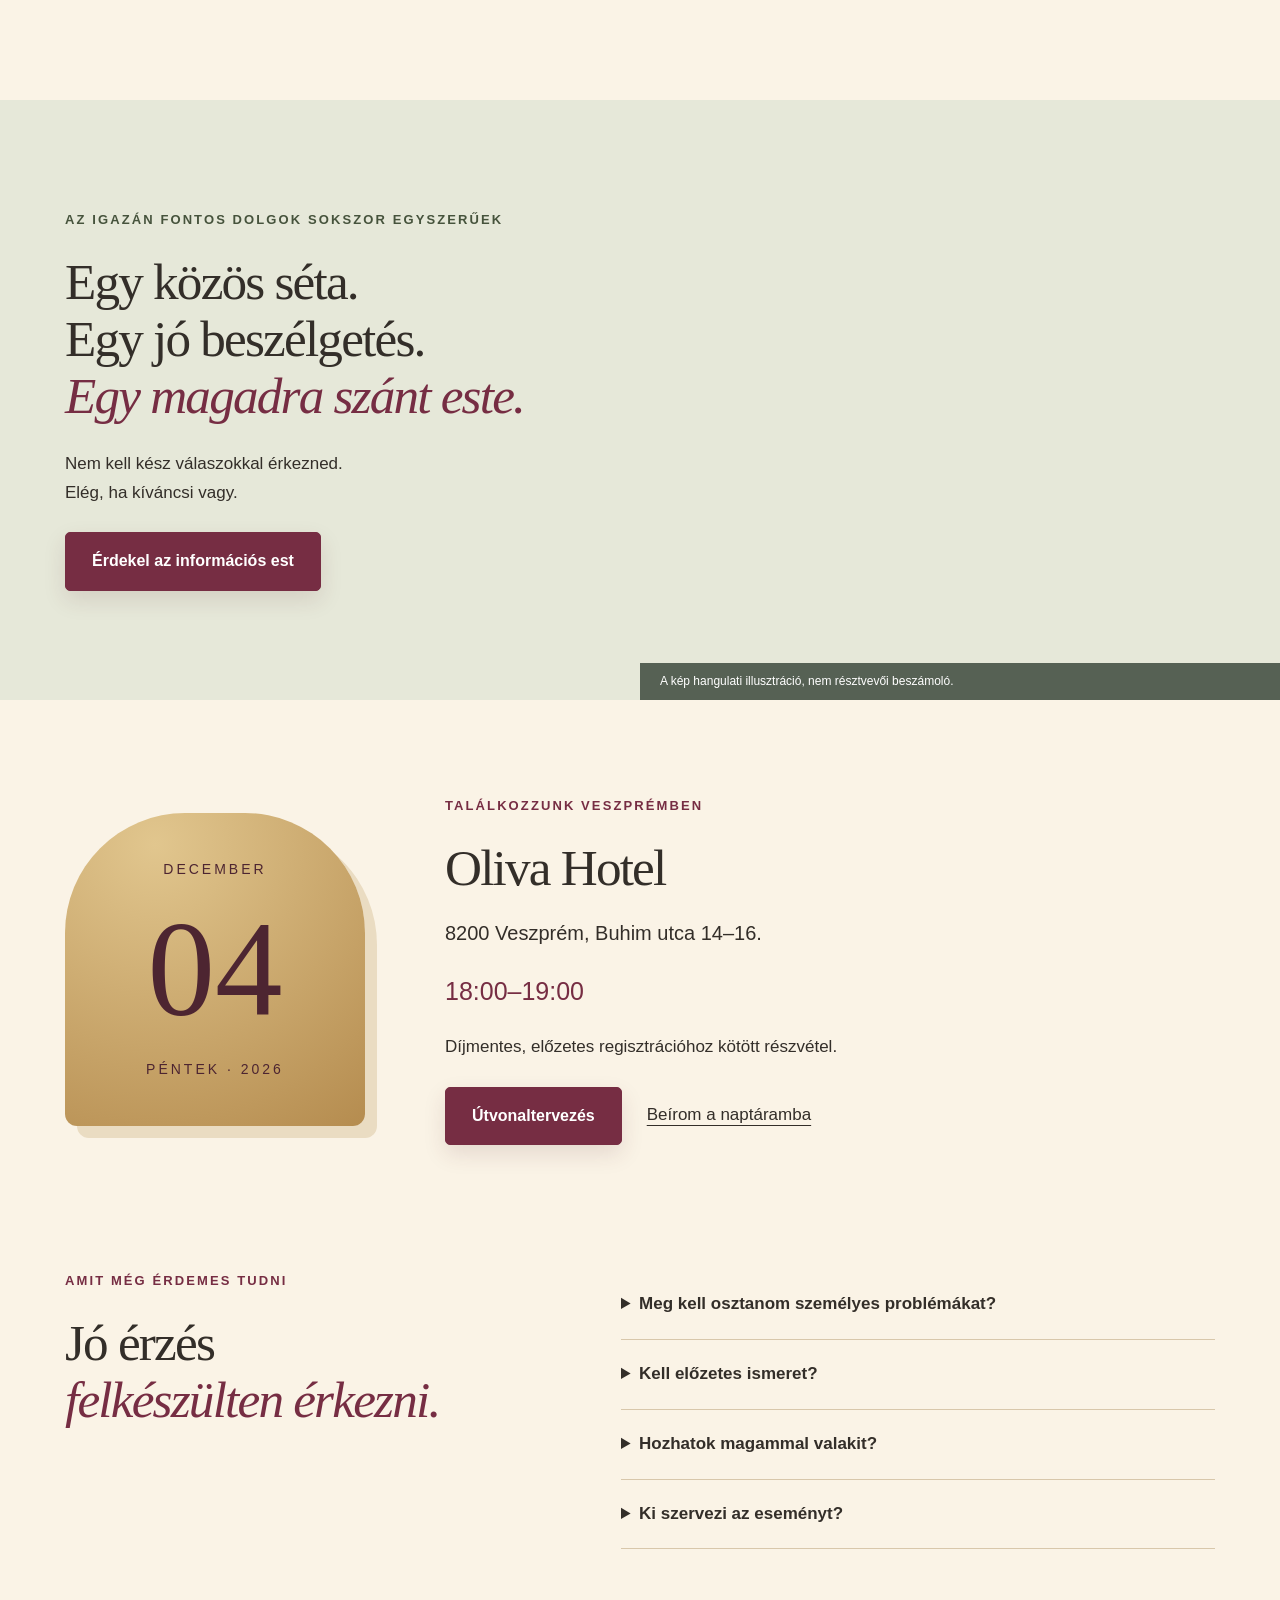
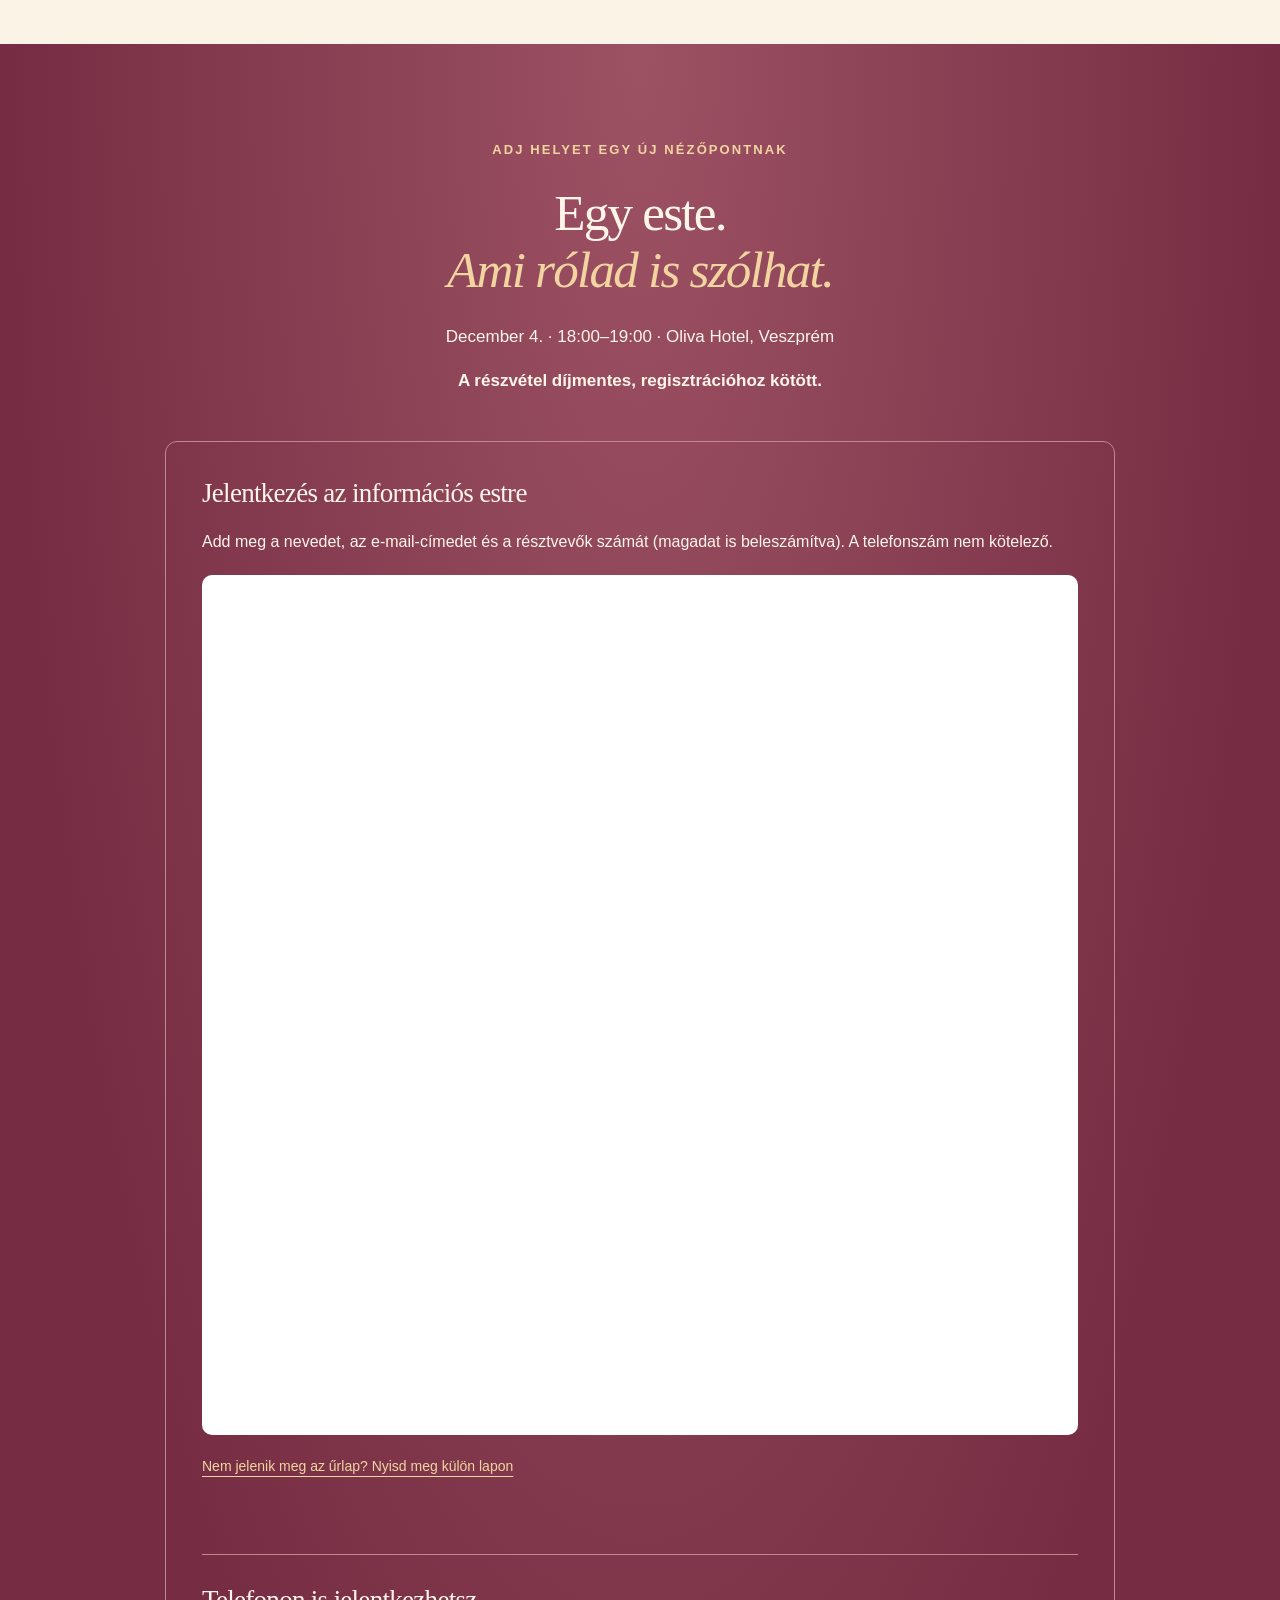
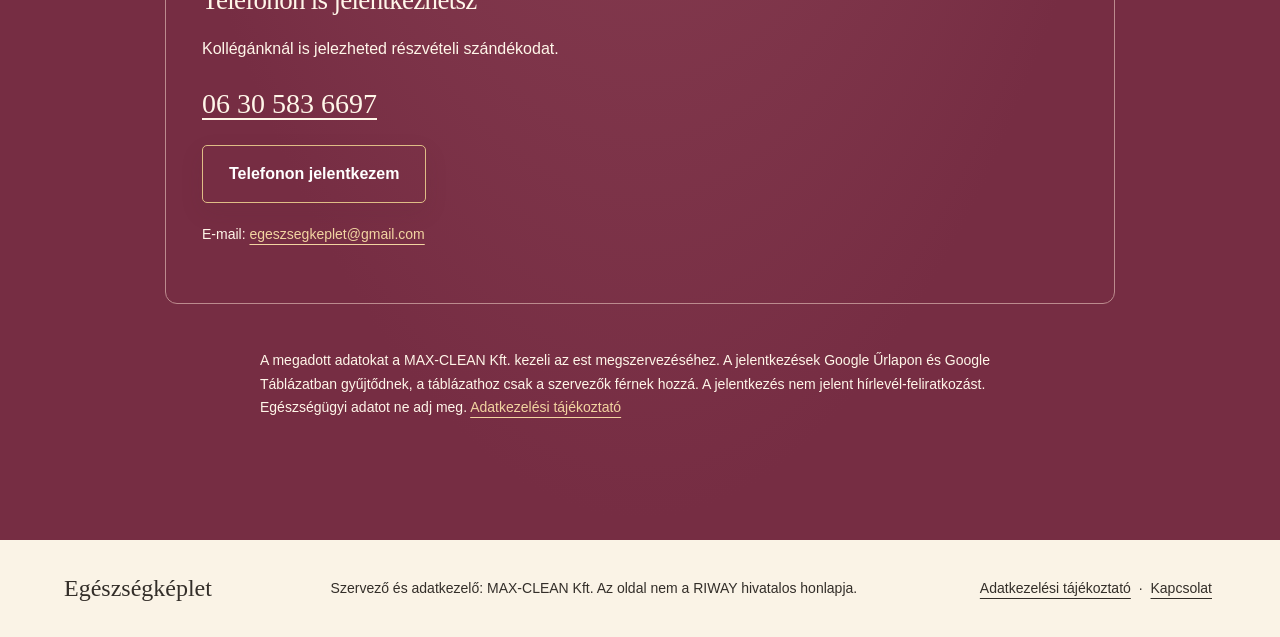
<file: v2/index.html>
<!doctype html><html lang="hu"><head><meta charset="utf-8"><meta name="viewport" content="width=device-width,initial-scale=1"><meta name="theme-color" content="#762d43"><title>Több életet a hétköznapokba | Egészségképlet</title><meta name="description" content="Díjmentes, regisztrációhoz kötött információs est az életminőségről. December 4., 18–19 óra, Oliva Hotel, Veszprém. Előadás, esettanulmányok és konzultáció."><meta name="robots" content="noindex, nofollow"><link rel="canonical" href="https://egeszsegkeplet.github.io/egeszsegkeplet-est/v2/"><link rel="icon" type="image/png" sizes="32x32" href="assets/img/favicon-32.png"><link rel="apple-touch-icon" href="assets/img/apple-touch-icon.png"><meta property="og:locale" content="hu_HU"><meta property="og:type" content="website"><meta property="og:site_name" content="Egészségképlet"><meta property="og:title" content="Több életet a hétköznapokba – információs est, Veszprém"><meta property="og:description" content="Díjmentes, regisztrációhoz kötött információs est. 2026. december 4., 18:00–19:00, Oliva Hotel, Veszprém."><meta property="og:url" content="https://egeszsegkeplet.github.io/egeszsegkeplet-est/v2/"><meta property="og:image" content="https://egeszsegkeplet.github.io/egeszsegkeplet-est/v2/assets/og.png"><meta property="og:image:width" content="1200"><meta property="og:image:height" content="630"><meta name="twitter:card" content="summary_large_image"><link rel="stylesheet" href="style.css"></head><body>
<a class="skip" href="#tartalom">Ugrás a tartalomra</a><header><a class="brand" href="#">Egészségképlet<span>FIGYELEM ÖNMAGUNKRA.</span></a><nav aria-label="Navigáció"><a href="#kerdesek">Ami igazán számít</a><a href="#program">Az est</a><a class="btn compact" href="#jelentkezes">Részt vennék</a></nav></header>
<main id="tartalom"><section class="hero"><img src="assets/eletminoseg.webp" srcset="assets/eletminoseg-mobil.webp 900w, assets/eletminoseg.webp 1672w" sizes="100vw" width="1672" height="941" alt="Napsütötte ösvényen sétáló pár – hangulati illusztráció" fetchpriority="high"><div class="hero-shade"></div><div class="hero-content"><p class="eyebrow">EGÉSZSÉGKÉPLET · SZEMÉLYES INFORMÁCIÓS EST</p><h1>Több életet<br>a <em>hétköznapokba.</em></h1><p class="lead">A közös sétákért. A spontán programokért.<br>Azokért a pillanatokért, amelyekben jó jelen lenni.</p><p class="intro">Egy este az életminőségről, a tudatos választásokról és az új nézőpontokról. Közérthető előadással, személyes tapasztalatokkal és kérdezési lehetőséggel.</p><a class="btn" href="#jelentkezes">Ott szeretnék lenni</a><p class="hero-note">Díjmentes részvétel · Előzetes regisztráció szükséges</p></div><div class="hero-caption">Az életminőség a megélt pillanatokban válik személyessé.</div></section>
<div class="event-strip"><div><span>MIKOR?</span><strong>2026. december 4., péntek</strong></div><div><span>IDŐPONT</span><strong>18:00–19:00</strong></div><div><span>HOL?</span><strong>Oliva Hotel · Veszprém</strong></div><a href="#helyszin">Cím és útvonaltervezés</a></div>
<section id="kerdesek" class="wrap questions"><div class="section-top"><div><p class="eyebrow">ÁLLJ MEG EGY PILLANATRA</p><h2>Milyen hétköznapokat<br><em>szeretnél megélni?</em></h2></div><p>Van, amiről könnyű beszélni.<br>És van, amit először csak magunkban fogalmazunk meg.</p></div><div class="question-grid"><article><span class="icon" aria-hidden="true">☀</span><h3>Mire szeretnél több energiát hagyni a nap végén?</h3><p>Egy beszélgetésre, egy sétára, a családodra — vagy egyszerűen valamire, amit örömmel teszel?</p></article><article><span class="icon" aria-hidden="true">∞</span><h3>Mit jelent számodra a mozgás szabadsága?</h3><p>Egy kirándulást, a kedvenc hobbidat, az önállóságot vagy a hétköznapok könnyedebb ritmusát?</p></article><article><span class="icon" aria-hidden="true">✧</span><h3>Melyik jó szokásodnak adnál több helyet?</h3><p>A pihenésnek, a tudatos étkezésnek, a rendszeres mozgásnak vagy az önmagadra fordított figyelemnek?</p></article><article><span class="icon" aria-hidden="true">♡</span><h3>Mi az, amit szeretnél hosszú távon is megőrizni?</h3><p>A közös élményeket, az aktivitás örömét, a kíváncsiságot — azt, amitől a napjaid igazán a tieid.</p></article></div><p class="quiet">Ezeket a kérdéseket nem kell megválaszolnod nekünk. Az esten saját egészségi állapotod megosztása nélkül is részt vehetsz.</p></section>
<section class="perspective"><div class="orb orb-one"></div><div class="orb orb-two"></div><div class="wrap perspective-inner"><p class="eyebrow">ÚJ NÉZŐPONT. TUDATOSABB FIGYELEM.</p><h2>Nemcsak az számít,<br>hány év van mögöttünk.<br><em>Az is, mi fér bele a napjainkba.</em></h2><p>Egy új nézőpont segíthet más kérdéseket feltenni, átgondolni a szokásainkat és jobban eligazodni a lehetőségek között. Az életminőséget sok tényező alakítja; ezen az estén ezekről beszélgetünk közérthetően.</p><a class="btn pale" href="#program">Megnézem, miről lesz szó</a></div></section>
<section id="program" class="wrap program"><p class="eyebrow">EGY ÓRA, HÁROM NÉZŐPONT</p><h2>Érthető gondolatok.<br><em>Emberi történetek. Saját kérdések.</em></h2><div class="program-grid"><article><div class="medallion" aria-hidden="true">✦</div><span class="tag">ELŐADÁS</span><h3>Életminőség, a mindennapok nyelvén.</h3><p>Mit értünk vitalitás alatt? Mi a különbség a tápanyagok bevitele, felszívódása és hasznosulása között? Milyen szempontokat érdemes mérlegelni egy étrend-kiegészítő kapcsán?</p></article><article><div class="medallion" aria-hidden="true">❞</div><span class="tag">ESETTANULMÁNYOK</span><h3>Történetek, amelyek elindíthatnak egy beszélgetést.</h3><p>Személyes tapasztalatok, egyéni élethelyzetek és felmerülő kérdések. Az esettanulmányokat a hátterükkel és a korlátaikkal együtt mutatjuk be.</p></article><article><div class="medallion" aria-hidden="true">?</div><span class="tag">KONZULTÁCIÓ</span><h3>Lehetőség arra, hogy tisztábban láss.</h3><p>Kérdezhetsz az elhangzottakról, és meghallgathatod mások kérdéseit is. A beszélgetés tájékoztató jellegű; nem orvosi vizsgálat vagy személyre szabott kezelés. Ha egy érdeklődővel külön is leülünk beszélgetni, azt az esten, a helyszínen kitöltött űrlap alapján, személyesen és négyszemközt tesszük, a személyes adataid védelmét szem előtt tartva.</p></article></div><p class="disclosure">Az esten étrend-kiegészítőkkel kapcsolatos terméktájékoztatás is elhangzik. A személyes tapasztalatok nem bizonyítanak általános hatást, és nem jelentenek eredménygaranciát. Az esemény nem ígér betegségek megelőzését vagy gyógyítását. Az online jelentkezéskor egészségügyi adatot nem kérünk.</p></section>
<section class="life-band"><div><p class="eyebrow">AZ IGAZÁN FONTOS DOLGOK SOKSZOR EGYSZERŰEK</p><h2>Egy közös séta.<br>Egy jó beszélgetés.<br><em>Egy magadra szánt este.</em></h2><p>Nem kell kész válaszokkal érkezned.<br>Elég, ha kíváncsi vagy.</p><a class="btn" href="#jelentkezes">Érdekel az információs est</a></div><figure><img src="assets/eletminoseg.webp" srcset="assets/eletminoseg-mobil.webp 900w, assets/eletminoseg.webp 1672w" sizes="(max-width:720px) 100vw, 50vw" alt="Közös séta a természetben – illusztráció" loading="lazy" decoding="async"><figcaption>A kép hangulati illusztráció, nem résztvevői beszámoló.</figcaption></figure></section>
<section id="helyszin" class="wrap venue"><div class="date"><span>DECEMBER</span><strong>04</strong><span>PÉNTEK · 2026</span></div><div><p class="eyebrow">TALÁLKOZZUNK VESZPRÉMBEN</p><h2>Oliva Hotel</h2><p class="address">8200 Veszprém, Buhim utca 14–16.</p><p class="time">18:00–19:00</p><p>Díjmentes, előzetes regisztrációhoz kötött részvétel.</p><div class="actions"><a class="btn" target="_blank" rel="noopener" href="https://www.google.com/maps/dir/?api=1&amp;destination=Oliva+Hotel%2C+8200+Veszpr%C3%A9m%2C+Buhim+utca+14-16">Útvonaltervezés</a><a href="esemeny.ics" download>Beírom a naptáramba</a></div></div></section>
<section class="wrap faq"><div><p class="eyebrow">AMIT MÉG ÉRDEMES TUDNI</p><h2>Jó érzés<br><em>felkészülten érkezni.</em></h2></div><div><details><summary>Meg kell osztanom személyes problémákat?</summary><p>Nem. Az előadást és az esettanulmányokat úgy is meghallgathatod, hogy saját egészségi állapotodról nem beszélsz.</p></details><details><summary>Kell előzetes ismeret?</summary><p>Nem szükséges szakmai előképzettség. Az est közérthető tájékoztatásra és beszélgetésre épül.</p></details><details><summary>Hozhatok magammal valakit?</summary><p>Igen, a jelentkezéskor jelezd az összes résztvevő számát, magadat is beleszámítva.</p></details><details><summary>Ki szervezi az eseményt?</summary><p>A rendezvény szervezője a MAX-CLEAN Kft. Az Egészségképlet független RIWAY-disztribútorok kezdeményezése.</p></details></div></section>
<section id="jelentkezes" class="register"><div class="wrap"><p class="eyebrow">ADJ HELYET EGY ÚJ NÉZŐPONTNAK</p><h2>Egy este.<br><em>Ami rólad is szólhat.</em></h2><p>December 4. · 18:00–19:00 · Oliva Hotel, Veszprém</p><p class="free">A részvétel díjmentes, regisztrációhoz kötött.</p><div class="registration-panel"><div id="online-registration" class="form-col"><h3>Jelentkezés az információs estre</h3><p>Add meg a nevedet, az e-mail-címedet és a résztvevők számát (magadat is beleszámítva). A telefonszám nem kötelező.</p><noscript><p>Az űrlap megjelenítéséhez JavaScript szükséges. Jelentkezz telefonon vagy e-mailben.</p></noscript></div><div class="phone-col"><h3>Telefonon is jelentkezhetsz</h3><p>Kollégánknál is jelezheted részvételi szándékodat.</p><a class="phone" href="tel:+36305836697">06 30 583 6697</a><a class="btn outline" href="tel:+36305836697">Telefonon jelentkezem</a><p class="small">E-mail: <a href="mailto:egeszsegkeplet@gmail.com">egeszsegkeplet@gmail.com</a></p></div></div><p class="privacy">A megadott adatokat a MAX-CLEAN Kft. kezeli az est megszervezéséhez. A jelentkezések Google Űrlapon és Google Táblázatban gyűjtődnek, a táblázathoz csak a szervezők férnek hozzá. A jelentkezés nem jelent hírlevél-feliratkozást. Egészségügyi adatot ne adj meg. <a href="adatkezeles.html">Adatkezelési tájékoztató</a></p></div></section></main><footer><span class="brand">Egészségképlet</span><p>Szervező és adatkezelő: MAX-CLEAN Kft. Az oldal nem a RIWAY hivatalos honlapja.</p><span><a href="adatkezeles.html">Adatkezelési tájékoztató</a> · <a href="mailto:egeszsegkeplet@gmail.com">Kapcsolat</a></span></footer><script src="config.js"></script><script src="app.js"></script></body></html>
</file>
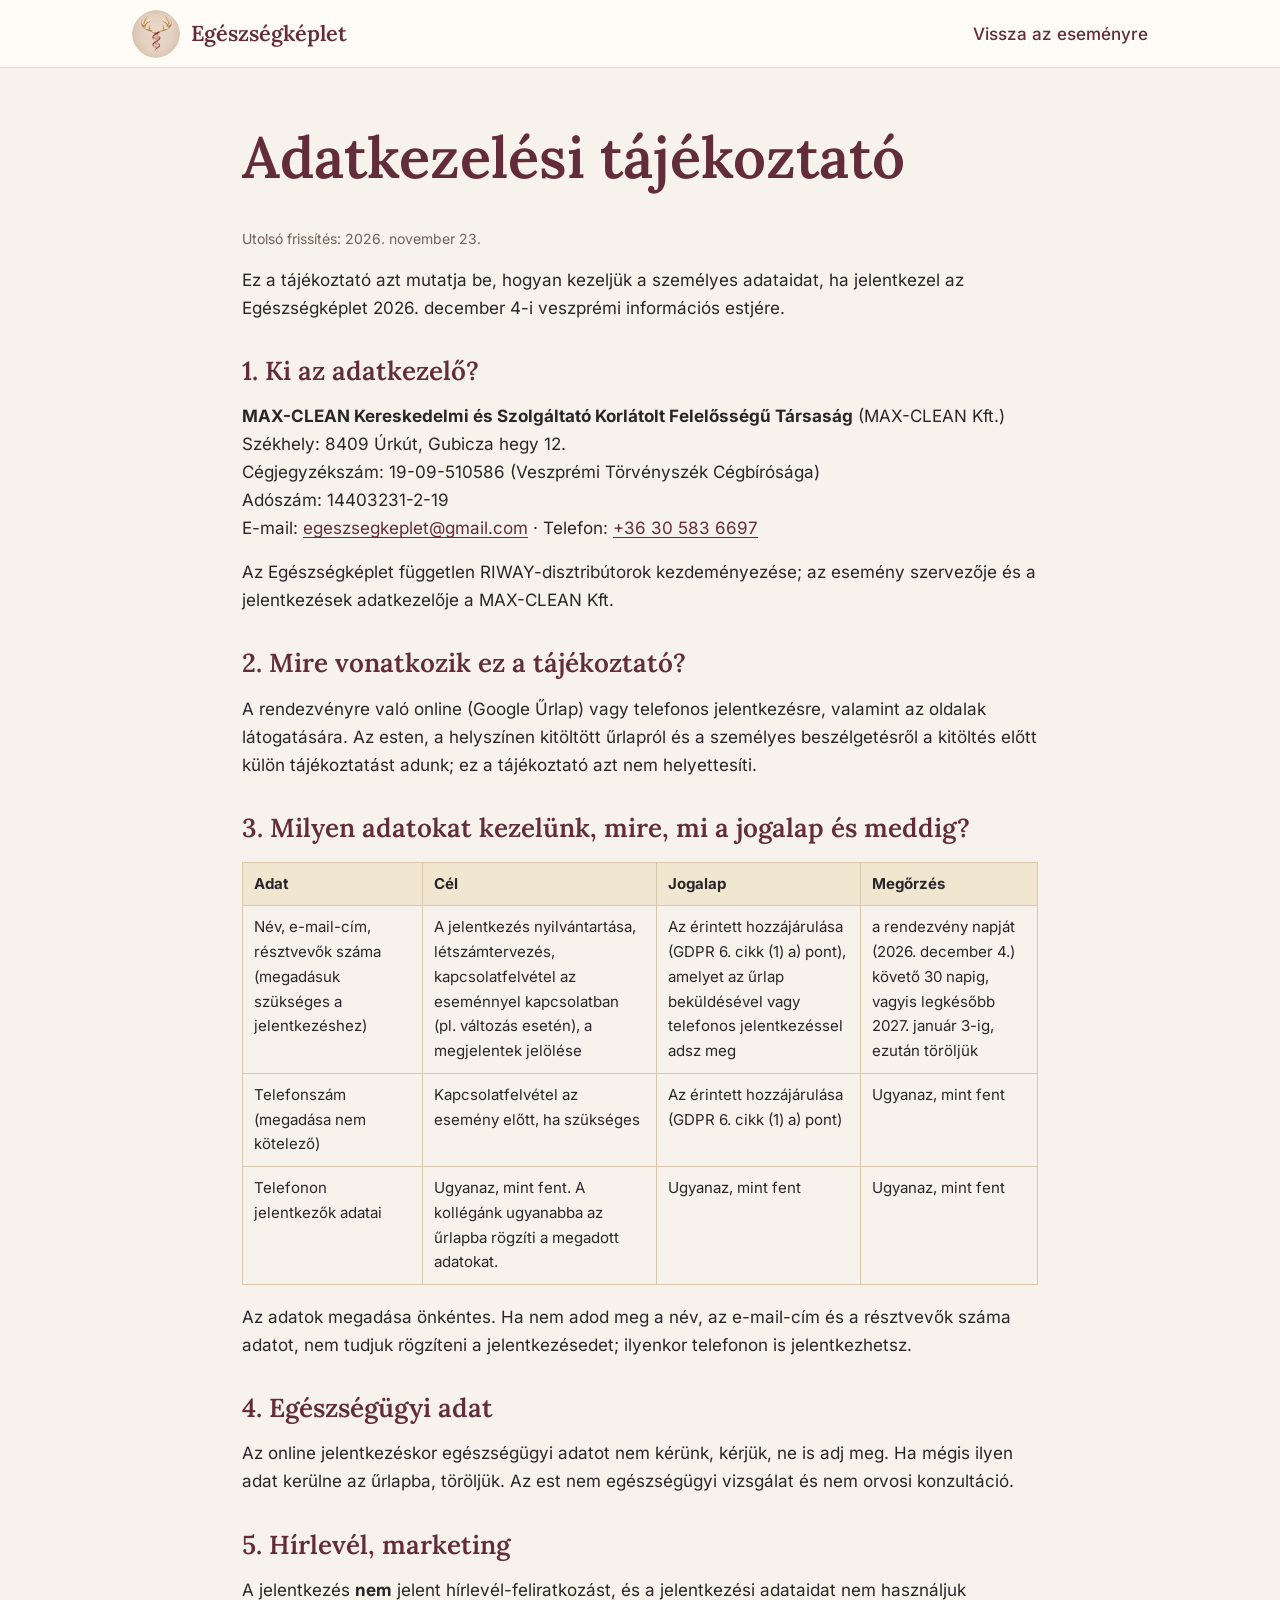
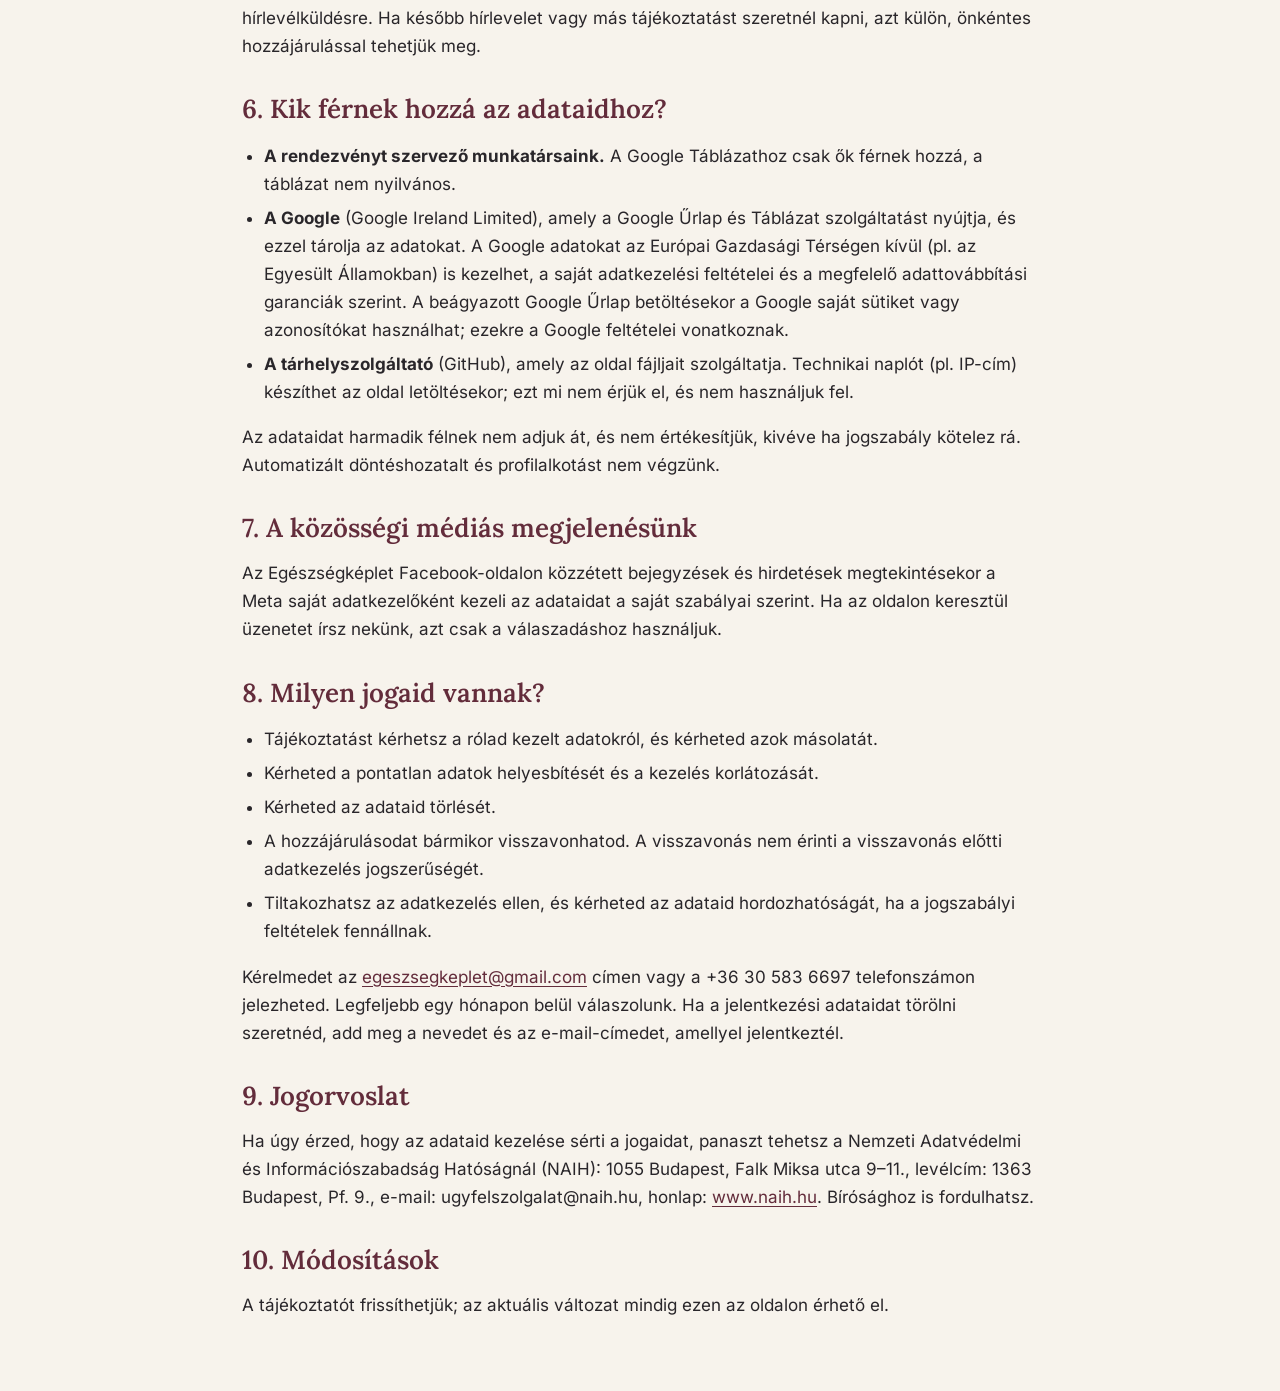
<file: adatkezeles.html>
<!doctype html>
<html lang="hu"><head><meta charset="utf-8"><meta name="viewport" content="width=device-width, initial-scale=1"><meta name="robots" content="noindex, nofollow"><title>Adatkezelési tájékoztató – Egészségképlet információs est</title>
<link rel="icon" href="assets/img/favicon-32.png"><link rel="stylesheet" href="assets/css/landing.css"><style>table{width:100%;border-collapse:collapse;font-size:15px;margin:18px 0}th,td{border:1px solid #d8c7ab;padding:9px 11px;text-align:left;vertical-align:top}th{background:#f1e6d0}.meta{color:#6e6259;font-size:14px}.pt h2{font-size:26px;margin-top:34px}.pt ul{padding-left:22px}.pt li{margin:6px 0}@media(max-width:720px){table,thead,tbody,tr,th,td{display:block}thead{position:absolute;left:-9999px}tr{margin:14px 0;border:1px solid #d8c7ab}td{border:0;border-bottom:1px solid #eadcc2}}</style></head>
<body>
<header class="top"><div class="wrap top__in"><a class="brand" href="./"><img src="assets/img/emblem-192.webp" width="48" height="48" alt=""><span class="brand__name">Egészségképlet</span></a><a class="top__link" href="./">Vissza az eseményre</a></div></header>
<main class="band"><div class="wrap pt" style="max-width:860px"><h1>Adatkezelési tájékoztató</h1>
<p class="meta">Utolsó frissítés: 2026. november 23.</p>
<p>Ez a tájékoztató azt mutatja be, hogyan kezeljük a személyes adataidat, ha jelentkezel az Egészségképlet 2026. december 4-i veszprémi információs estjére.</p>

<h2>1. Ki az adatkezelő?</h2>
<p><strong>MAX-CLEAN Kereskedelmi és Szolgáltató Korlátolt Felelősségű Társaság</strong> (MAX-CLEAN Kft.)<br>
Székhely: 8409 Úrkút, Gubicza hegy 12.<br>
Cégjegyzékszám: 19-09-510586 (Veszprémi Törvényszék Cégbírósága)<br>
Adószám: 14403231-2-19<br>
E-mail: <a href="mailto:egeszsegkeplet@gmail.com">egeszsegkeplet@gmail.com</a> · Telefon: <a href="tel:+36305836697">+36 30 583 6697</a></p>
<p>Az Egészségképlet független RIWAY-disztribútorok kezdeményezése; az esemény szervezője és a jelentkezések adatkezelője a MAX-CLEAN Kft.</p>

<h2>2. Mire vonatkozik ez a tájékoztató?</h2>
<p>A rendezvényre való online (Google Űrlap) vagy telefonos jelentkezésre, valamint az oldalak látogatására. Az esten, a helyszínen kitöltött űrlapról és a személyes beszélgetésről a kitöltés előtt külön tájékoztatást adunk; ez a tájékoztató azt nem helyettesíti.</p>

<h2>3. Milyen adatokat kezelünk, mire, mi a jogalap és meddig?</h2>
<table>
<thead><tr><th>Adat</th><th>Cél</th><th>Jogalap</th><th>Megőrzés</th></tr></thead>
<tbody>
<tr><td>Név, e-mail-cím, résztvevők száma (megadásuk szükséges a jelentkezéshez)</td><td>A jelentkezés nyilvántartása, létszámtervezés, kapcsolatfelvétel az eseménnyel kapcsolatban (pl. változás esetén), a megjelentek jelölése</td><td>Az érintett hozzájárulása (GDPR 6. cikk (1) a) pont), amelyet az űrlap beküldésével vagy telefonos jelentkezéssel adsz meg</td><td>a rendezvény napját (2026. december 4.) követő 30 napig, vagyis legkésőbb 2027. január 3-ig, ezután töröljük</td></tr>
<tr><td>Telefonszám (megadása nem kötelező)</td><td>Kapcsolatfelvétel az esemény előtt, ha szükséges</td><td>Az érintett hozzájárulása (GDPR 6. cikk (1) a) pont)</td><td>Ugyanaz, mint fent</td></tr>
<tr><td>Telefonon jelentkezők adatai</td><td>Ugyanaz, mint fent. A kollégánk ugyanabba az űrlapba rögzíti a megadott adatokat.</td><td>Ugyanaz, mint fent</td><td>Ugyanaz, mint fent</td></tr>
</tbody></table>
<p>Az adatok megadása önkéntes. Ha nem adod meg a név, az e-mail-cím és a résztvevők száma adatot, nem tudjuk rögzíteni a jelentkezésedet; ilyenkor telefonon is jelentkezhetsz.</p>

<h2>4. Egészségügyi adat</h2>
<p>Az online jelentkezéskor egészségügyi adatot nem kérünk, kérjük, ne is adj meg. Ha mégis ilyen adat kerülne az űrlapba, töröljük. Az est nem egészségügyi vizsgálat és nem orvosi konzultáció.</p>

<h2>5. Hírlevél, marketing</h2>
<p>A jelentkezés <strong>nem</strong> jelent hírlevél-feliratkozást, és a jelentkezési adataidat nem használjuk hírlevélküldésre. Ha később hírlevelet vagy más tájékoztatást szeretnél kapni, azt külön, önkéntes hozzájárulással tehetjük meg.</p>

<h2>6. Kik férnek hozzá az adataidhoz?</h2>
<ul>
<li><strong>A rendezvényt szervező munkatársaink.</strong> A Google Táblázathoz csak ők férnek hozzá, a táblázat nem nyilvános.</li>
<li><strong>A Google</strong> (Google Ireland Limited), amely a Google Űrlap és Táblázat szolgáltatást nyújtja, és ezzel tárolja az adatokat. A Google adatokat az Európai Gazdasági Térségen kívül (pl. az Egyesült Államokban) is kezelhet, a saját adatkezelési feltételei és a megfelelő adattovábbítási garanciák szerint. A beágyazott Google Űrlap betöltésekor a Google saját sütiket vagy azonosítókat használhat; ezekre a Google feltételei vonatkoznak.</li>
<li><strong>A tárhelyszolgáltató</strong> (GitHub), amely az oldal fájljait szolgáltatja. Technikai naplót (pl. IP-cím) készíthet az oldal letöltésekor; ezt mi nem érjük el, és nem használjuk fel.</li>
</ul>
<p>Az adataidat harmadik félnek nem adjuk át, és nem értékesítjük, kivéve ha jogszabály kötelez rá. Automatizált döntéshozatalt és profilalkotást nem végzünk.</p>

<h2>7. A közösségi médiás megjelenésünk</h2>
<p>Az Egészségképlet Facebook-oldalon közzétett bejegyzések és hirdetések megtekintésekor a Meta saját adatkezelőként kezeli az adataidat a saját szabályai szerint. Ha az oldalon keresztül üzenetet írsz nekünk, azt csak a válaszadáshoz használjuk.</p>

<h2>8. Milyen jogaid vannak?</h2>
<ul>
<li>Tájékoztatást kérhetsz a rólad kezelt adatokról, és kérheted azok másolatát.</li>
<li>Kérheted a pontatlan adatok helyesbítését és a kezelés korlátozását.</li>
<li>Kérheted az adataid törlését.</li>
<li>A hozzájárulásodat bármikor visszavonhatod. A visszavonás nem érinti a visszavonás előtti adatkezelés jogszerűségét.</li>
<li>Tiltakozhatsz az adatkezelés ellen, és kérheted az adataid hordozhatóságát, ha a jogszabályi feltételek fennállnak.</li>
</ul>
<p>Kérelmedet az <a href="mailto:egeszsegkeplet@gmail.com">egeszsegkeplet@gmail.com</a> címen vagy a +36 30 583 6697 telefonszámon jelezheted. Legfeljebb egy hónapon belül válaszolunk. Ha a jelentkezési adataidat törölni szeretnéd, add meg a nevedet és az e-mail-címedet, amellyel jelentkeztél.</p>

<h2>9. Jogorvoslat</h2>
<p>Ha úgy érzed, hogy az adataid kezelése sérti a jogaidat, panaszt tehetsz a Nemzeti Adatvédelmi és Információszabadság Hatóságnál (NAIH): 1055 Budapest, Falk Miksa utca 9–11., levélcím: 1363 Budapest, Pf. 9., e-mail: ugyfelszolgalat@naih.hu, honlap: <a href="https://www.naih.hu">www.naih.hu</a>. Bírósághoz is fordulhatsz.</p>

<h2>10. Módosítások</h2>
<p>A tájékoztatót frissíthetjük; az aktuális változat mindig ezen az oldalon érhető el.</p>
</div></main>
</body></html>
</file>
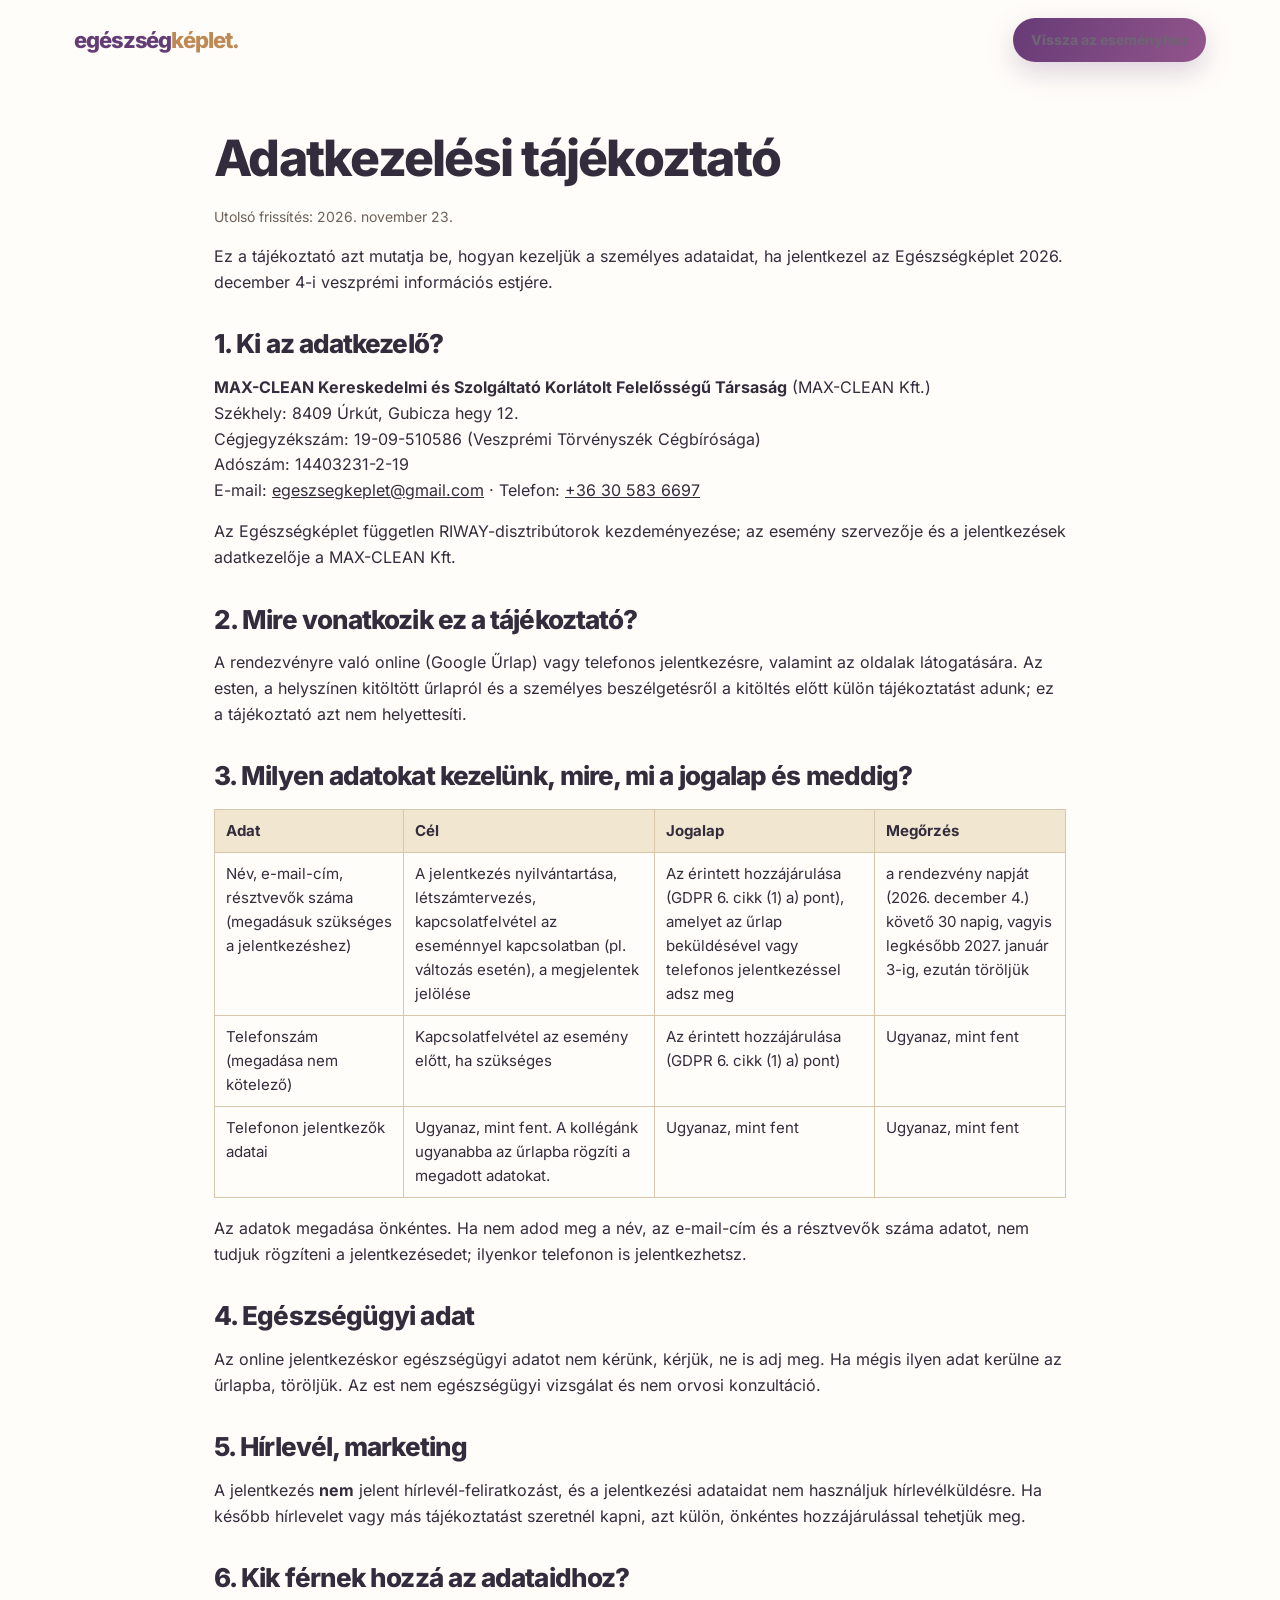
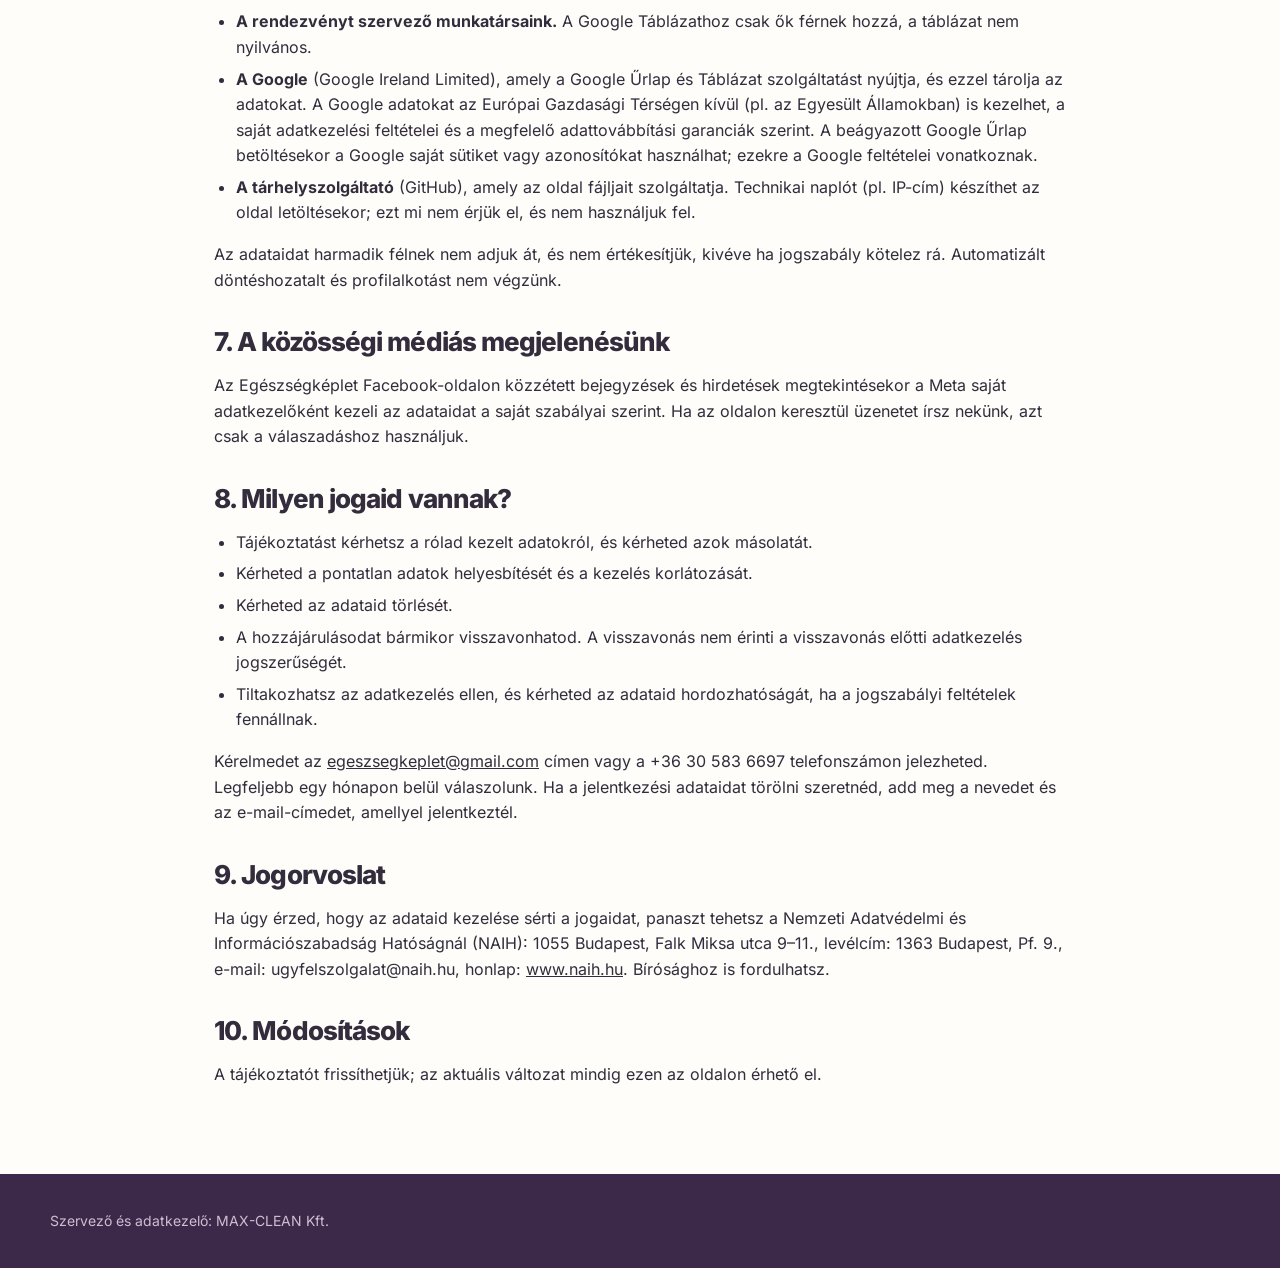
<file: fiatal/adatkezeles.html>
<!doctype html>
<html lang="hu"><head><meta charset="utf-8"><meta name="viewport" content="width=device-width,initial-scale=1"><meta name="robots" content="noindex, nofollow"><title>Adatkezelési tájékoztató – Egészségképlet információs est</title><link rel="icon" type="image/png" href="assets/img/favicon-32.png"><link rel="stylesheet" href="style.css"><style>table{width:100%;border-collapse:collapse;font-size:15px;margin:18px 0}th,td{border:1px solid #d8c7ab;padding:9px 11px;text-align:left;vertical-align:top}th{background:#f1e6d0}.meta{color:#6e6259;font-size:14px}.pt h2{font-size:26px;margin-top:34px}.pt ul{padding-left:22px}.pt li{margin:6px 0}@media(max-width:720px){table,thead,tbody,tr,th,td{display:block}thead{position:absolute;left:-9999px}tr{margin:14px 0;border:1px solid #d8c7ab}td{border:0;border-bottom:1px solid #eadcc2}}.pt{max-width:900px;margin:auto;padding:50px 24px 70px}.pt h1{font-size:clamp(32px,5vw,50px);font-weight:800;margin-bottom:18px}.pt h2{font-weight:800}</style></head>
<body>
<nav class="nav" aria-label="Navigáció"><a class="logo" href="./">egészség<span>képlet.</span></a><a class="btn small" href="./#jelentkezes">Vissza az eseményhez</a></nav>
<main class="pt"><h1>Adatkezelési tájékoztató</h1>
<p class="meta">Utolsó frissítés: 2026. november 23.</p>
<p>Ez a tájékoztató azt mutatja be, hogyan kezeljük a személyes adataidat, ha jelentkezel az Egészségképlet 2026. december 4-i veszprémi információs estjére.</p>

<h2>1. Ki az adatkezelő?</h2>
<p><strong>MAX-CLEAN Kereskedelmi és Szolgáltató Korlátolt Felelősségű Társaság</strong> (MAX-CLEAN Kft.)<br>
Székhely: 8409 Úrkút, Gubicza hegy 12.<br>
Cégjegyzékszám: 19-09-510586 (Veszprémi Törvényszék Cégbírósága)<br>
Adószám: 14403231-2-19<br>
E-mail: <a href="mailto:egeszsegkeplet@gmail.com">egeszsegkeplet@gmail.com</a> · Telefon: <a href="tel:+36305836697">+36 30 583 6697</a></p>
<p>Az Egészségképlet független RIWAY-disztribútorok kezdeményezése; az esemény szervezője és a jelentkezések adatkezelője a MAX-CLEAN Kft.</p>

<h2>2. Mire vonatkozik ez a tájékoztató?</h2>
<p>A rendezvényre való online (Google Űrlap) vagy telefonos jelentkezésre, valamint az oldalak látogatására. Az esten, a helyszínen kitöltött űrlapról és a személyes beszélgetésről a kitöltés előtt külön tájékoztatást adunk; ez a tájékoztató azt nem helyettesíti.</p>

<h2>3. Milyen adatokat kezelünk, mire, mi a jogalap és meddig?</h2>
<table>
<thead><tr><th>Adat</th><th>Cél</th><th>Jogalap</th><th>Megőrzés</th></tr></thead>
<tbody>
<tr><td>Név, e-mail-cím, résztvevők száma (megadásuk szükséges a jelentkezéshez)</td><td>A jelentkezés nyilvántartása, létszámtervezés, kapcsolatfelvétel az eseménnyel kapcsolatban (pl. változás esetén), a megjelentek jelölése</td><td>Az érintett hozzájárulása (GDPR 6. cikk (1) a) pont), amelyet az űrlap beküldésével vagy telefonos jelentkezéssel adsz meg</td><td>a rendezvény napját (2026. december 4.) követő 30 napig, vagyis legkésőbb 2027. január 3-ig, ezután töröljük</td></tr>
<tr><td>Telefonszám (megadása nem kötelező)</td><td>Kapcsolatfelvétel az esemény előtt, ha szükséges</td><td>Az érintett hozzájárulása (GDPR 6. cikk (1) a) pont)</td><td>Ugyanaz, mint fent</td></tr>
<tr><td>Telefonon jelentkezők adatai</td><td>Ugyanaz, mint fent. A kollégánk ugyanabba az űrlapba rögzíti a megadott adatokat.</td><td>Ugyanaz, mint fent</td><td>Ugyanaz, mint fent</td></tr>
</tbody></table>
<p>Az adatok megadása önkéntes. Ha nem adod meg a név, az e-mail-cím és a résztvevők száma adatot, nem tudjuk rögzíteni a jelentkezésedet; ilyenkor telefonon is jelentkezhetsz.</p>

<h2>4. Egészségügyi adat</h2>
<p>Az online jelentkezéskor egészségügyi adatot nem kérünk, kérjük, ne is adj meg. Ha mégis ilyen adat kerülne az űrlapba, töröljük. Az est nem egészségügyi vizsgálat és nem orvosi konzultáció.</p>

<h2>5. Hírlevél, marketing</h2>
<p>A jelentkezés <strong>nem</strong> jelent hírlevél-feliratkozást, és a jelentkezési adataidat nem használjuk hírlevélküldésre. Ha később hírlevelet vagy más tájékoztatást szeretnél kapni, azt külön, önkéntes hozzájárulással tehetjük meg.</p>

<h2>6. Kik férnek hozzá az adataidhoz?</h2>
<ul>
<li><strong>A rendezvényt szervező munkatársaink.</strong> A Google Táblázathoz csak ők férnek hozzá, a táblázat nem nyilvános.</li>
<li><strong>A Google</strong> (Google Ireland Limited), amely a Google Űrlap és Táblázat szolgáltatást nyújtja, és ezzel tárolja az adatokat. A Google adatokat az Európai Gazdasági Térségen kívül (pl. az Egyesült Államokban) is kezelhet, a saját adatkezelési feltételei és a megfelelő adattovábbítási garanciák szerint. A beágyazott Google Űrlap betöltésekor a Google saját sütiket vagy azonosítókat használhat; ezekre a Google feltételei vonatkoznak.</li>
<li><strong>A tárhelyszolgáltató</strong> (GitHub), amely az oldal fájljait szolgáltatja. Technikai naplót (pl. IP-cím) készíthet az oldal letöltésekor; ezt mi nem érjük el, és nem használjuk fel.</li>
</ul>
<p>Az adataidat harmadik félnek nem adjuk át, és nem értékesítjük, kivéve ha jogszabály kötelez rá. Automatizált döntéshozatalt és profilalkotást nem végzünk.</p>

<h2>7. A közösségi médiás megjelenésünk</h2>
<p>Az Egészségképlet Facebook-oldalon közzétett bejegyzések és hirdetések megtekintésekor a Meta saját adatkezelőként kezeli az adataidat a saját szabályai szerint. Ha az oldalon keresztül üzenetet írsz nekünk, azt csak a válaszadáshoz használjuk.</p>

<h2>8. Milyen jogaid vannak?</h2>
<ul>
<li>Tájékoztatást kérhetsz a rólad kezelt adatokról, és kérheted azok másolatát.</li>
<li>Kérheted a pontatlan adatok helyesbítését és a kezelés korlátozását.</li>
<li>Kérheted az adataid törlését.</li>
<li>A hozzájárulásodat bármikor visszavonhatod. A visszavonás nem érinti a visszavonás előtti adatkezelés jogszerűségét.</li>
<li>Tiltakozhatsz az adatkezelés ellen, és kérheted az adataid hordozhatóságát, ha a jogszabályi feltételek fennállnak.</li>
</ul>
<p>Kérelmedet az <a href="mailto:egeszsegkeplet@gmail.com">egeszsegkeplet@gmail.com</a> címen vagy a +36 30 583 6697 telefonszámon jelezheted. Legfeljebb egy hónapon belül válaszolunk. Ha a jelentkezési adataidat törölni szeretnéd, add meg a nevedet és az e-mail-címedet, amellyel jelentkeztél.</p>

<h2>9. Jogorvoslat</h2>
<p>Ha úgy érzed, hogy az adataid kezelése sérti a jogaidat, panaszt tehetsz a Nemzeti Adatvédelmi és Információszabadság Hatóságnál (NAIH): 1055 Budapest, Falk Miksa utca 9–11., levélcím: 1363 Budapest, Pf. 9., e-mail: ugyfelszolgalat@naih.hu, honlap: <a href="https://www.naih.hu">www.naih.hu</a>. Bírósághoz is fordulhatsz.</p>

<h2>10. Módosítások</h2>
<p>A tájékoztatót frissíthetjük; az aktuális változat mindig ezen az oldalon érhető el.</p>
</main>
<footer class="footer"><div class="footer-inner"><div class="foot-small">Szervező és adatkezelő: MAX-CLEAN Kft.</div></div></footer>
</body></html>
</file>
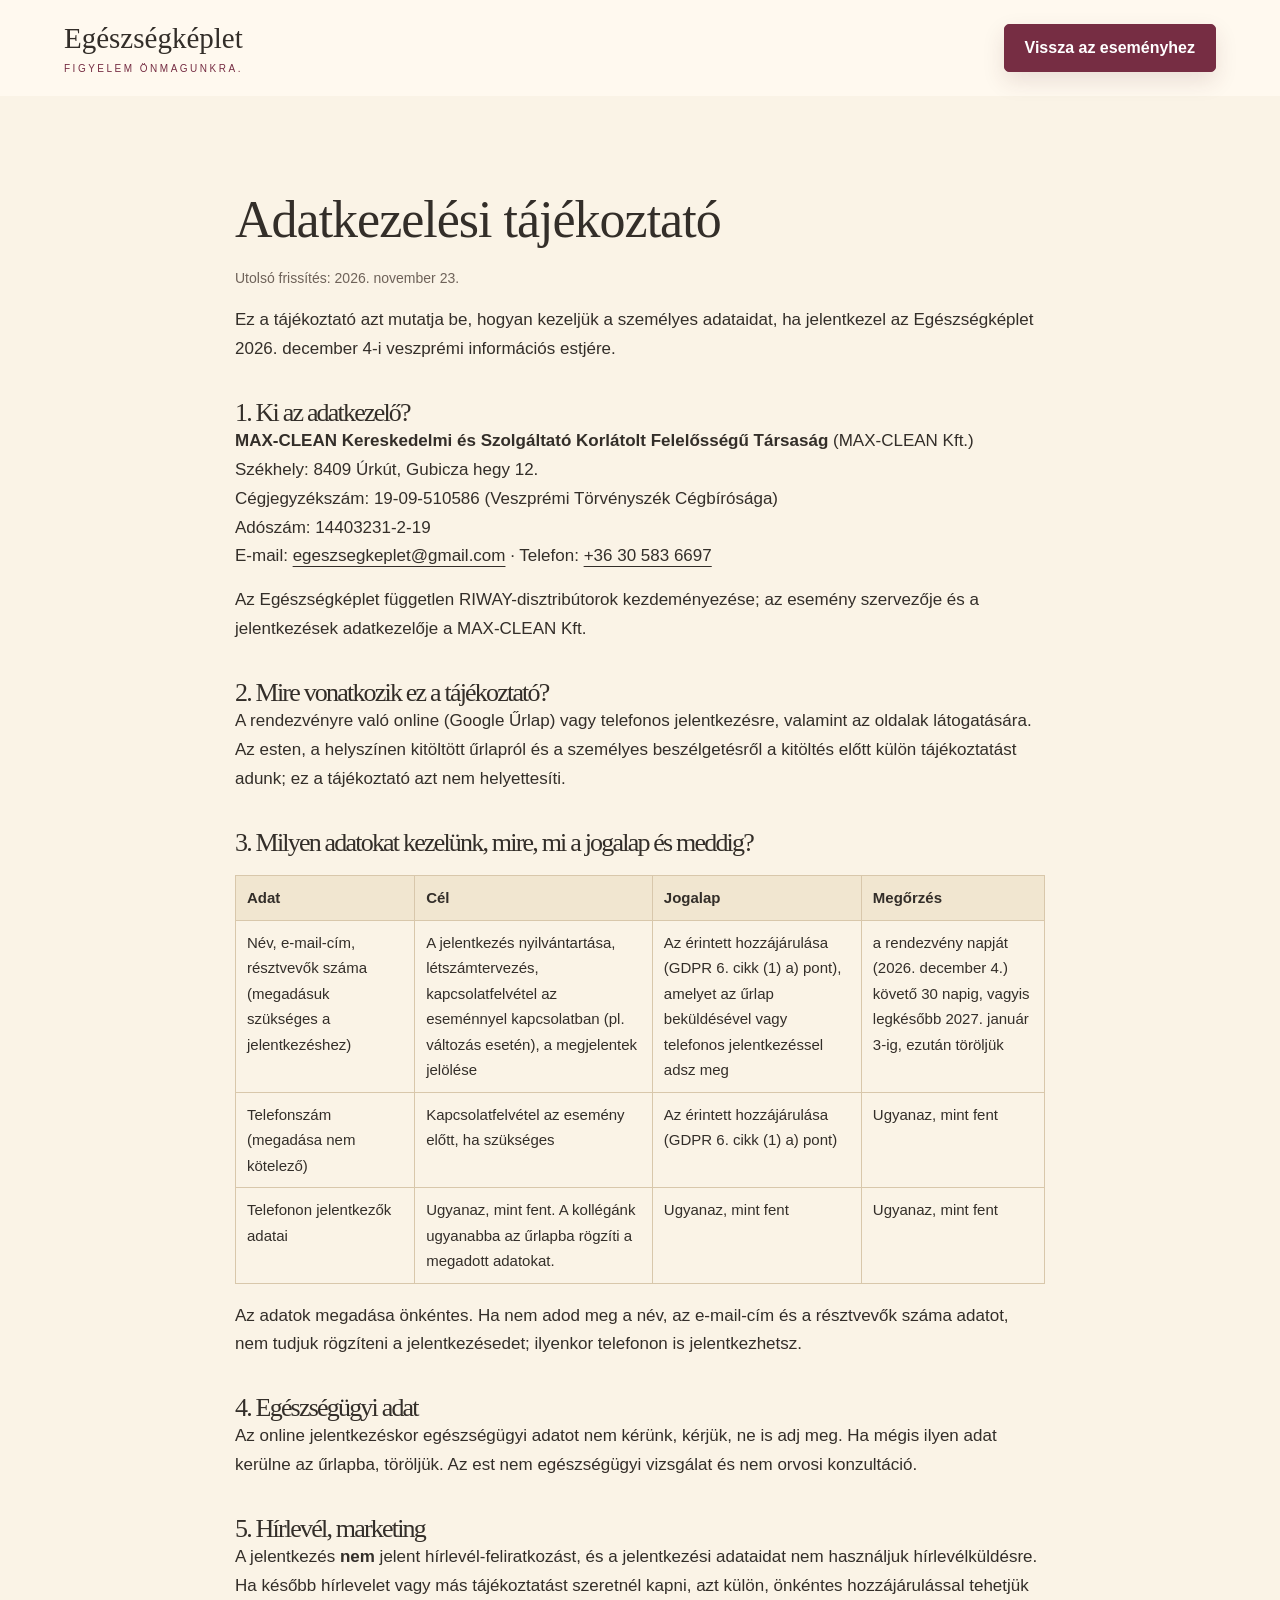
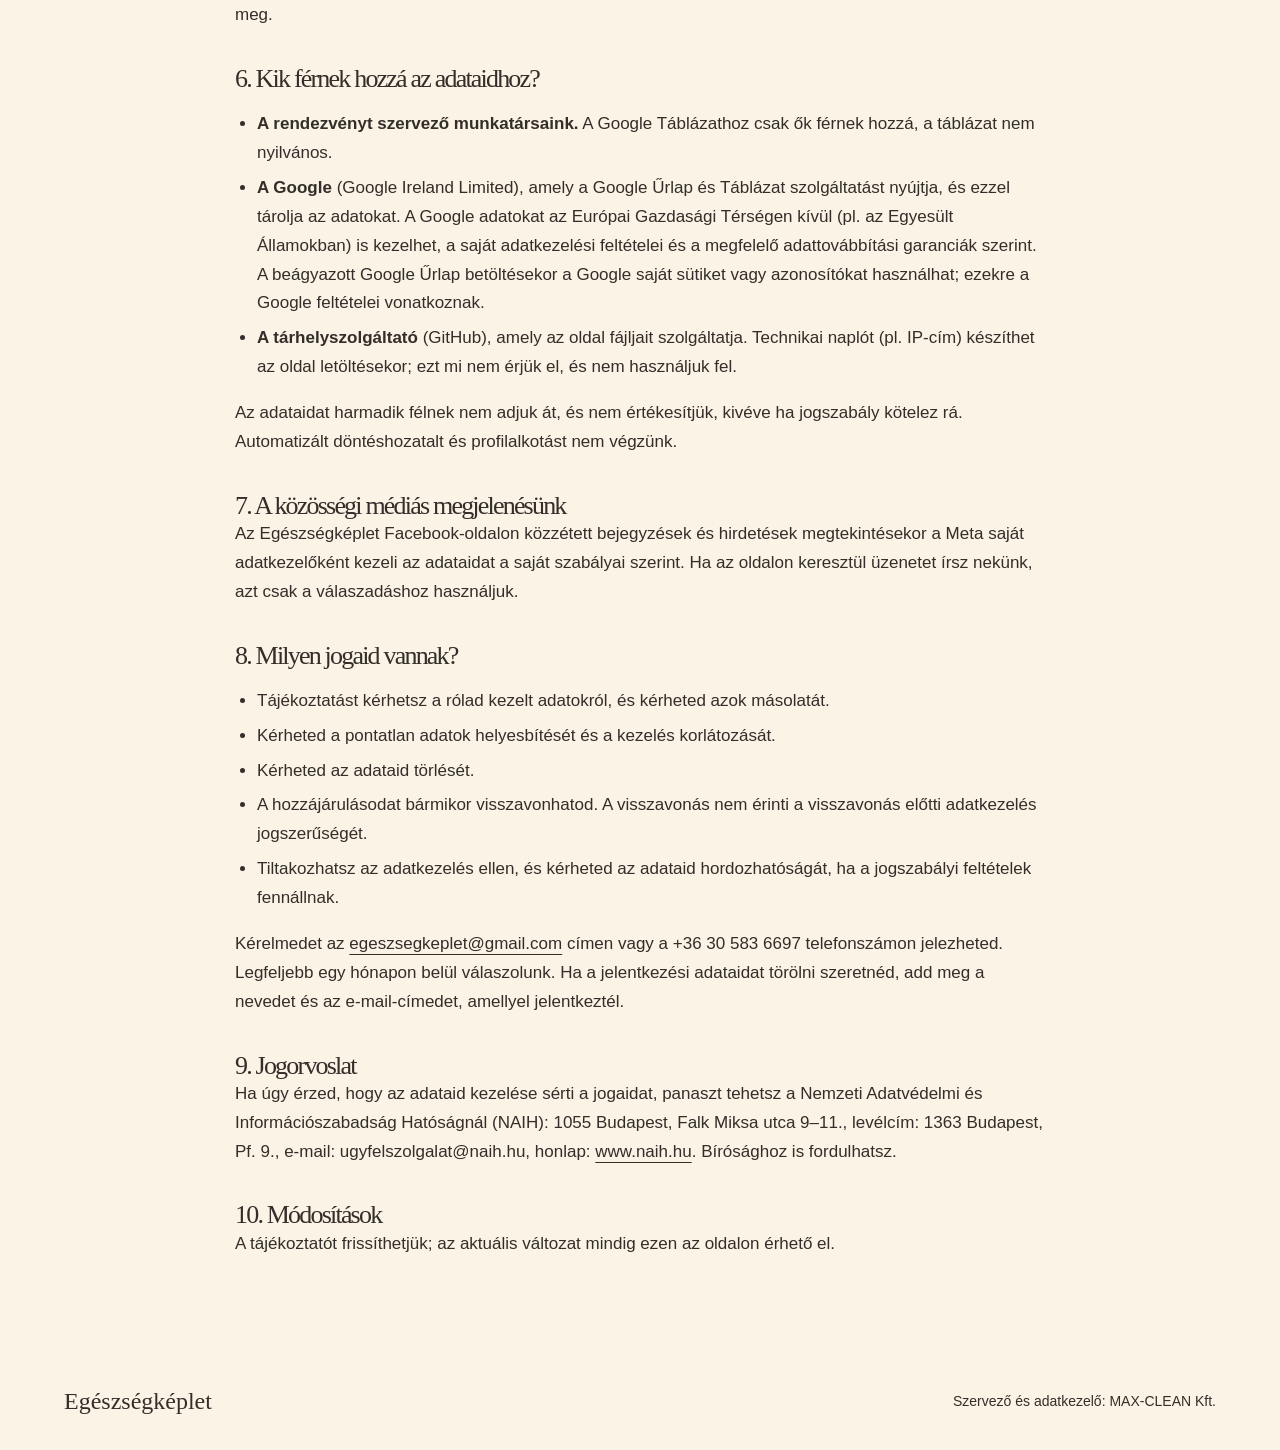
<file: v2/adatkezeles.html>
<!doctype html>
<html lang="hu"><head><meta charset="utf-8"><meta name="viewport" content="width=device-width,initial-scale=1"><meta name="robots" content="noindex, nofollow"><title>Adatkezelési tájékoztató – Egészségképlet információs est</title><link rel="icon" type="image/png" href="assets/img/favicon-32.png"><link rel="stylesheet" href="style.css"><style>table{width:100%;border-collapse:collapse;font-size:15px;margin:18px 0}th,td{border:1px solid #d8c7ab;padding:9px 11px;text-align:left;vertical-align:top}th{background:#f1e6d0}.meta{color:#6e6259;font-size:14px}.pt h2{font-size:26px;margin-top:34px}.pt ul{padding-left:22px}.pt li{margin:6px 0}@media(max-width:720px){table,thead,tbody,tr,th,td{display:block}thead{position:absolute;left:-9999px}tr{margin:14px 0;border:1px solid #d8c7ab}td{border:0;border-bottom:1px solid #eadcc2}}</style></head>
<body>
<header><a class="brand" href="./">Egészségképlet<span>FIGYELEM ÖNMAGUNKRA.</span></a><nav aria-label="Navigáció"><a class="btn compact" href="./#jelentkezes">Vissza az eseményhez</a></nav></header>
<main class="wrap pt" style="max-width:900px"><h1 style="font-size:clamp(34px,5vw,52px);letter-spacing:-1px;margin-bottom:18px">Adatkezelési tájékoztató</h1>
<p class="meta">Utolsó frissítés: 2026. november 23.</p>
<p>Ez a tájékoztató azt mutatja be, hogyan kezeljük a személyes adataidat, ha jelentkezel az Egészségképlet 2026. december 4-i veszprémi információs estjére.</p>

<h2>1. Ki az adatkezelő?</h2>
<p><strong>MAX-CLEAN Kereskedelmi és Szolgáltató Korlátolt Felelősségű Társaság</strong> (MAX-CLEAN Kft.)<br>
Székhely: 8409 Úrkút, Gubicza hegy 12.<br>
Cégjegyzékszám: 19-09-510586 (Veszprémi Törvényszék Cégbírósága)<br>
Adószám: 14403231-2-19<br>
E-mail: <a href="mailto:egeszsegkeplet@gmail.com">egeszsegkeplet@gmail.com</a> · Telefon: <a href="tel:+36305836697">+36 30 583 6697</a></p>
<p>Az Egészségképlet független RIWAY-disztribútorok kezdeményezése; az esemény szervezője és a jelentkezések adatkezelője a MAX-CLEAN Kft.</p>

<h2>2. Mire vonatkozik ez a tájékoztató?</h2>
<p>A rendezvényre való online (Google Űrlap) vagy telefonos jelentkezésre, valamint az oldalak látogatására. Az esten, a helyszínen kitöltött űrlapról és a személyes beszélgetésről a kitöltés előtt külön tájékoztatást adunk; ez a tájékoztató azt nem helyettesíti.</p>

<h2>3. Milyen adatokat kezelünk, mire, mi a jogalap és meddig?</h2>
<table>
<thead><tr><th>Adat</th><th>Cél</th><th>Jogalap</th><th>Megőrzés</th></tr></thead>
<tbody>
<tr><td>Név, e-mail-cím, résztvevők száma (megadásuk szükséges a jelentkezéshez)</td><td>A jelentkezés nyilvántartása, létszámtervezés, kapcsolatfelvétel az eseménnyel kapcsolatban (pl. változás esetén), a megjelentek jelölése</td><td>Az érintett hozzájárulása (GDPR 6. cikk (1) a) pont), amelyet az űrlap beküldésével vagy telefonos jelentkezéssel adsz meg</td><td>a rendezvény napját (2026. december 4.) követő 30 napig, vagyis legkésőbb 2027. január 3-ig, ezután töröljük</td></tr>
<tr><td>Telefonszám (megadása nem kötelező)</td><td>Kapcsolatfelvétel az esemény előtt, ha szükséges</td><td>Az érintett hozzájárulása (GDPR 6. cikk (1) a) pont)</td><td>Ugyanaz, mint fent</td></tr>
<tr><td>Telefonon jelentkezők adatai</td><td>Ugyanaz, mint fent. A kollégánk ugyanabba az űrlapba rögzíti a megadott adatokat.</td><td>Ugyanaz, mint fent</td><td>Ugyanaz, mint fent</td></tr>
</tbody></table>
<p>Az adatok megadása önkéntes. Ha nem adod meg a név, az e-mail-cím és a résztvevők száma adatot, nem tudjuk rögzíteni a jelentkezésedet; ilyenkor telefonon is jelentkezhetsz.</p>

<h2>4. Egészségügyi adat</h2>
<p>Az online jelentkezéskor egészségügyi adatot nem kérünk, kérjük, ne is adj meg. Ha mégis ilyen adat kerülne az űrlapba, töröljük. Az est nem egészségügyi vizsgálat és nem orvosi konzultáció.</p>

<h2>5. Hírlevél, marketing</h2>
<p>A jelentkezés <strong>nem</strong> jelent hírlevél-feliratkozást, és a jelentkezési adataidat nem használjuk hírlevélküldésre. Ha később hírlevelet vagy más tájékoztatást szeretnél kapni, azt külön, önkéntes hozzájárulással tehetjük meg.</p>

<h2>6. Kik férnek hozzá az adataidhoz?</h2>
<ul>
<li><strong>A rendezvényt szervező munkatársaink.</strong> A Google Táblázathoz csak ők férnek hozzá, a táblázat nem nyilvános.</li>
<li><strong>A Google</strong> (Google Ireland Limited), amely a Google Űrlap és Táblázat szolgáltatást nyújtja, és ezzel tárolja az adatokat. A Google adatokat az Európai Gazdasági Térségen kívül (pl. az Egyesült Államokban) is kezelhet, a saját adatkezelési feltételei és a megfelelő adattovábbítási garanciák szerint. A beágyazott Google Űrlap betöltésekor a Google saját sütiket vagy azonosítókat használhat; ezekre a Google feltételei vonatkoznak.</li>
<li><strong>A tárhelyszolgáltató</strong> (GitHub), amely az oldal fájljait szolgáltatja. Technikai naplót (pl. IP-cím) készíthet az oldal letöltésekor; ezt mi nem érjük el, és nem használjuk fel.</li>
</ul>
<p>Az adataidat harmadik félnek nem adjuk át, és nem értékesítjük, kivéve ha jogszabály kötelez rá. Automatizált döntéshozatalt és profilalkotást nem végzünk.</p>

<h2>7. A közösségi médiás megjelenésünk</h2>
<p>Az Egészségképlet Facebook-oldalon közzétett bejegyzések és hirdetések megtekintésekor a Meta saját adatkezelőként kezeli az adataidat a saját szabályai szerint. Ha az oldalon keresztül üzenetet írsz nekünk, azt csak a válaszadáshoz használjuk.</p>

<h2>8. Milyen jogaid vannak?</h2>
<ul>
<li>Tájékoztatást kérhetsz a rólad kezelt adatokról, és kérheted azok másolatát.</li>
<li>Kérheted a pontatlan adatok helyesbítését és a kezelés korlátozását.</li>
<li>Kérheted az adataid törlését.</li>
<li>A hozzájárulásodat bármikor visszavonhatod. A visszavonás nem érinti a visszavonás előtti adatkezelés jogszerűségét.</li>
<li>Tiltakozhatsz az adatkezelés ellen, és kérheted az adataid hordozhatóságát, ha a jogszabályi feltételek fennállnak.</li>
</ul>
<p>Kérelmedet az <a href="mailto:egeszsegkeplet@gmail.com">egeszsegkeplet@gmail.com</a> címen vagy a +36 30 583 6697 telefonszámon jelezheted. Legfeljebb egy hónapon belül válaszolunk. Ha a jelentkezési adataidat törölni szeretnéd, add meg a nevedet és az e-mail-címedet, amellyel jelentkeztél.</p>

<h2>9. Jogorvoslat</h2>
<p>Ha úgy érzed, hogy az adataid kezelése sérti a jogaidat, panaszt tehetsz a Nemzeti Adatvédelmi és Információszabadság Hatóságnál (NAIH): 1055 Budapest, Falk Miksa utca 9–11., levélcím: 1363 Budapest, Pf. 9., e-mail: ugyfelszolgalat@naih.hu, honlap: <a href="https://www.naih.hu">www.naih.hu</a>. Bírósághoz is fordulhatsz.</p>

<h2>10. Módosítások</h2>
<p>A tájékoztatót frissíthetjük; az aktuális változat mindig ezen az oldalon érhető el.</p>
</main>
<footer><span class="brand">Egészségképlet</span><p>Szervező és adatkezelő: MAX-CLEAN Kft.</p></footer>
</body></html>
</file>
<file: assets/css/landing.css>
/*
 * Egészségképlet információs est – landing.
 * Arany–bordó–pezsgő arculat. Kontraszt: bordó #632C3B / elefántcsont #F7F3EC ≈ 9,7:1; másodlagos szöveg #625B60 ≈ 6:1.
 * A pezsgőarany csak díszítés. Betűk helyben (Lora, Inter; OFL).
 */
@font-face { font-family: 'Lora'; font-style: normal; font-weight: 400 700; font-display: swap; src: url('../fonts/lora-latin-ext-wght-normal.woff2') format('woff2'); unicode-range: U+0100-02BA, U+02BD-02C5, U+02C7-02CC, U+02CE-02D7, U+02DD-02FF, U+0304, U+0308, U+0329, U+1D00-1DBF, U+1E00-1E9F, U+1EF2-1EFF, U+2020, U+20A0-20AB, U+20AD-20C0, U+2113, U+2C60-2C7F, U+A720-A7FF; }
@font-face { font-family: 'Lora'; font-style: normal; font-weight: 400 700; font-display: swap; src: url('../fonts/lora-latin-wght-normal.woff2') format('woff2'); unicode-range: U+0000-00FF, U+0131, U+0152-0153, U+02BB-02BC, U+02C6, U+02DA, U+02DC, U+0304, U+0308, U+0329, U+2000-206F, U+20AC, U+2122, U+2191, U+2193, U+2212, U+2215, U+FEFF, U+FFFD; }
@font-face { font-family: 'Inter'; font-style: normal; font-weight: 100 900; font-display: swap; src: url('../fonts/inter-latin-ext-wght-normal.woff2') format('woff2'); unicode-range: U+0100-02BA, U+02BD-02C5, U+02C7-02CC, U+02CE-02D7, U+02DD-02FF, U+0304, U+0308, U+0329, U+1D00-1DBF, U+1E00-1E9F, U+1EF2-1EFF, U+2020, U+20A0-20AB, U+20AD-20C0, U+2113, U+2C60-2C7F, U+A720-A7FF; }
@font-face { font-family: 'Inter'; font-style: normal; font-weight: 100 900; font-display: swap; src: url('../fonts/inter-latin-wght-normal.woff2') format('woff2'); unicode-range: U+0000-00FF, U+0131, U+0152-0153, U+02BB-02BC, U+02C6, U+02DA, U+02DC, U+0304, U+0308, U+0329, U+2000-206F, U+20AC, U+2122, U+2191, U+2193, U+2212, U+2215, U+FEFF, U+FFFD; }

:root {
	--wine: #632C3B; --wine-dark: #4B1F2C; --gold: #B59A6A; --ivory: #F7F3EC; --card: #FFFCF7;
	--ink: #29262A; --muted: #625B60; --line: #E5DCCB; --focus: #1F4A7A; --radius: 12px;
	--gutter: clamp(1rem, 4.5vw, 2rem);
	--head: 'Lora', Georgia, 'Times New Roman', serif;
	--body: 'Inter', system-ui, -apple-system, 'Segoe UI', Roboto, Arial, sans-serif;
}
*, *::before, *::after { box-sizing: border-box; }
html { -webkit-text-size-adjust: 100%; scroll-behavior: smooth; scroll-padding-top: 1rem; }
body { margin: 0; background: var(--ivory); color: var(--ink); font-family: var(--body); font-size: 1.0625rem; line-height: 1.65; -webkit-font-smoothing: antialiased; }
img { max-width: 100%; height: auto; }
a { color: var(--wine); text-underline-offset: 3px; }
a:hover { color: var(--wine-dark); }
h1, h2 { font-family: var(--head); color: var(--wine); font-weight: 600; line-height: 1.18; margin: 0 0 .6em; text-wrap: balance; }
h1 { font-size: clamp(2.1rem, 1.2rem + 4vw, 3.6rem); }
h2 { font-size: clamp(1.45rem, 1.1rem + 1.5vw, 2.05rem); }
p { margin: 0 0 1rem; }
:focus-visible { outline: 3px solid var(--focus); outline-offset: 3px; border-radius: 4px; }
.wrap { max-width: 1080px; margin-inline: auto; padding-inline: var(--gutter); }
.muted { color: var(--muted); }
.fine { color: var(--muted); font-size: .92rem; }
.skip-link { position: absolute; left: -999px; top: .5rem; background: var(--wine); color: #fff; padding: .7rem 1rem; border-radius: 8px; z-index: 100; }
.skip-link:focus { left: .5rem; }

.top { background: var(--card); border-bottom: 1px solid var(--line); }
.top__in { display: flex; align-items: center; justify-content: space-between; gap: 1rem; padding-block: .6rem; }
.brand { display: inline-flex; align-items: center; gap: .7rem; text-decoration: none; }
.brand img { border-radius: 50%; display: block; }
.brand__name { font-family: var(--head); font-size: 1.35rem; font-weight: 600; color: var(--wine); }
.top__link { text-decoration: none; font-weight: 500; padding: .5rem 0; }

.btn { display: inline-flex; align-items: center; justify-content: center; min-height: 52px; padding: .75rem 1.6rem; border: 2px solid var(--wine); border-radius: 999px; background: var(--wine); color: #fff; font: inherit; font-weight: 600; line-height: 1.2; text-decoration: none; cursor: pointer; text-align: center; transition: background .15s, color .15s; }
.btn:hover { background: var(--wine-dark); border-color: var(--wine-dark); color: #fff; }
.btn--ghost { background: transparent; color: var(--wine); }
.btn--ghost:hover { background: var(--wine); color: #fff; }
.btn--small { min-height: 46px; padding: .5rem 1.1rem; }
.cta-row { display: flex; flex-wrap: wrap; gap: .8rem; margin: 1.4rem 0 1rem; }
.cta-row--center { justify-content: center; }

.hero { background: radial-gradient(900px 420px at 92% 0%, rgba(181, 154, 106, .22), transparent 62%), var(--ivory); padding-block: clamp(2rem, 6vw, 4.5rem); }
.hero__in { display: grid; gap: 2rem 3rem; align-items: center; }
.hero__art { display: grid; place-items: center; }
.hero__art img { border-radius: 50%; box-shadow: 0 20px 50px rgba(99, 44, 59, .14); width: min(60%, 320px); }
@media (min-width: 880px) { .hero__in { grid-template-columns: 1.2fr .8fr; } .hero__art img { width: min(100%, 340px); } }
@media (max-width: 879px) { .hero__art { order: 2; } }
.eyebrow { font-size: .85rem; letter-spacing: .08em; text-transform: uppercase; font-weight: 600; color: var(--muted); margin-bottom: .9rem; }
.lead { font-size: clamp(1.1rem, 1rem + .5vw, 1.3rem); color: var(--muted); max-width: 52ch; }
.when { list-style: none; margin: 1.4rem 0 0; padding: 0; display: grid; gap: .7rem; }
.when li { display: grid; padding: .8rem 1.1rem; background: var(--card); border: 1px solid var(--line); border-left: 4px solid var(--gold); border-radius: 0 var(--radius) var(--radius) 0; }
.when strong { font-family: var(--head); font-size: 1.2rem; color: var(--wine); }
.when span { color: var(--muted); }

.band { padding-block: clamp(2rem, 5vw, 3.5rem); }
.band--tint { background: var(--card); border-block: 1px solid var(--line); }
.facts { display: grid; gap: .9rem; margin: 0 0 1.4rem; padding: 1.3rem 1.5rem; background: var(--card); border: 1px solid var(--line); border-radius: var(--radius); }
.facts > div { display: grid; grid-template-columns: 9rem 1fr; gap: .2rem 1.2rem; }
.facts dt { font-weight: 700; color: var(--wine); }
.facts dd { margin: 0; }
.notice { padding: 1rem 1.2rem; background: var(--ivory); border-left: 4px solid var(--gold); border-radius: 0 var(--radius) var(--radius) 0; }
.band--tint .notice, .reg .notice { background: var(--card); }
.notice p:last-child { margin-bottom: 0; }

.reg { padding-block: clamp(2rem, 5vw, 3.5rem); background: radial-gradient(800px 300px at 8% 100%, rgba(181, 154, 106, .16), transparent 65%); }
.form-slot iframe { display: block; width: 100%; height: 820px; border: 1px solid var(--line); border-radius: var(--radius); background: #fff; }
.form-alt { margin-top: .6rem; }
.privacy { max-width: 70ch; margin-top: 1.2rem; }
.contacts { list-style: none; margin: 0; padding: 0; display: grid; gap: .3rem; }
.contacts a, a[href^="tel:"] { white-space: nowrap; }

.foot { background: var(--wine-dark); color: var(--ivory); padding: 2rem 0 2.4rem; margin-top: 1rem; border-top: 4px solid var(--gold); font-size: .95rem; }
.foot a { color: var(--ivory); }
.foot__brand { font-family: var(--head); font-size: 1.4rem; margin-bottom: .3rem; }

.bar { display: none; }
@media (max-width: 760px) {
	body { padding-bottom: 4.6rem; }
	.facts > div { grid-template-columns: 1fr; }
	.bar { position: fixed; inset: auto 0 0 0; z-index: 50; display: flex; gap: .6rem; padding: .6rem .8rem calc(.6rem + env(safe-area-inset-bottom)); background: rgba(255, 252, 247, .97); border-top: 1px solid var(--line); box-shadow: 0 -6px 18px rgba(41, 38, 42, .08); }
	.bar .btn { flex: 1; }
	body.in-form .bar { display: none; }
	.cta-row .btn { width: 100%; }
	.form-slot iframe { height: 900px; }
}
@media (prefers-reduced-motion: reduce) { html { scroll-behavior: auto; } * { transition: none !important; animation: none !important; } }
@media print { .bar, .top__link { display: none; } body { background: #fff; padding: 0; } }
</file>
<file: fiatal/style.css>
/* Egészségképlet – fiataloknak szóló landing (Premium Amethyst). Helyi betűtípus: Inter (OFL), külső erőforrás nélkül. */
@font-face{font-family:'Inter';font-style:normal;font-weight:100 900;font-display:swap;src:url('assets/fonts/inter-latin-ext-wght-normal.woff2') format('woff2');unicode-range:U+0100-02BA,U+02BD-02C5,U+02C7-02CC,U+02CE-02D7,U+02DD-02FF,U+0304,U+0308,U+0329,U+1D00-1DBF,U+1E00-1E9F,U+1EF2-1EFF,U+2020,U+20A0-20AB,U+20AD-20C0,U+2113,U+2C60-2C7F,U+A720-A7FF}
@font-face{font-family:'Inter';font-style:normal;font-weight:100 900;font-display:swap;src:url('assets/fonts/inter-latin-wght-normal.woff2') format('woff2');unicode-range:U+0000-00FF,U+0131,U+0152-0153,U+02BB-02BC,U+02C6,U+02DA,U+02DC,U+0304,U+0308,U+0329,U+2000-206F,U+20AC,U+2122,U+2191,U+2193,U+2212,U+2215,U+FEFF,U+FFFD}
:root{--ink:#332C3C;--wine:#643C75;--berry:#864E86;--gold:#C69A5B;--cream:#FFFDF9;--soft:#F7EFF5;--line:#E9D9E8;--focus:#1F4A7A}
*{box-sizing:border-box}
html{scroll-behavior:smooth;-webkit-text-size-adjust:100%}
body{margin:0;background:var(--cream);color:var(--ink);font-family:'Inter',system-ui,-apple-system,'Segoe UI',Roboto,Arial,sans-serif;line-height:1.6}
h1,h2,h3{line-height:1.15;letter-spacing:-.035em;margin:0}
a{color:inherit}
:focus-visible{outline:3px solid var(--focus);outline-offset:3px;border-radius:6px}
.skip{position:absolute;left:-999px;top:8px;background:#fff;padding:10px 14px;border-radius:8px;z-index:100}.skip:focus{left:8px}
.topbar{background:#54305F;color:#FFF7F1;text-align:center;padding:9px 12px;font-size:13px;font-weight:700;letter-spacing:.06em}
.nav{max-width:1180px;margin:auto;display:flex;align-items:center;justify-content:space-between;gap:16px;padding:18px 24px}
.logo{font-weight:800;color:var(--wine);font-size:22px;letter-spacing:-.05em;text-decoration:none}.logo span{color:#BE8955}
.btn{display:inline-block;padding:16px 26px;border-radius:99px;background:linear-gradient(115deg,#673B76,#92558C);color:#fff;font-weight:800;text-decoration:none;box-shadow:0 10px 28px #663A7838;transition:transform .2s,box-shadow .2s;border:0;font:inherit;font-weight:800;cursor:pointer}
.btn:hover{transform:translateY(-2px);box-shadow:0 14px 32px #663A7844}
.btn.secondary{background:#F2E5F3;color:#673B76;box-shadow:none}
.btn.small{padding:11px 18px;font-size:14px}
.hero{padding:18px 24px 70px;background:radial-gradient(circle at 87% 7%,#F4E5F0 0,transparent 38%),linear-gradient(120deg,#FFFDF9,#FFF8F4 57%,#F4EAF5)}
.hero-inner{max-width:1180px;margin:auto;display:grid;grid-template-columns:1.05fr .95fr;gap:48px;align-items:center}
.eyebrow{text-transform:uppercase;letter-spacing:.15em;color:var(--berry);font-size:12px;font-weight:800;margin-bottom:18px}
.hero h1{font-size:clamp(40px,5.2vw,74px);font-weight:800;margin-bottom:22px}.hero h1 em{font-style:normal;color:var(--berry)}
.lead{font-size:19px;color:#62586A;max-width:560px}.lead strong{color:var(--ink)}
.actions{display:flex;gap:12px;flex-wrap:wrap;margin:28px 0}
.micro{font-size:13.5px;color:#6E6475}
.hero-visual{position:relative}
.hero-photo{width:100%;height:auto;aspect-ratio:1/1.02;object-fit:cover;object-position:100% center;border-radius:36px 36px 90px 36px;box-shadow:0 30px 75px #6B477431;display:block}
.bubble{position:absolute;background:#fff;border:1px solid #F0DDEA;box-shadow:0 12px 40px #6E47731C;border-radius:20px;padding:15px 17px;max-width:230px;font-weight:700;font-size:14px}
.bubble.one{top:9%;left:-6%}.bubble.two{right:-4%;bottom:14%;color:#784A80}
.credit{font-size:11px;color:#8d8392;margin-top:8px;text-align:right}
.section{padding:80px 24px}.container{max-width:1180px;margin:auto}
.section h2{font-size:clamp(30px,4vw,52px);font-weight:800;margin-bottom:16px}
.intro{font-size:18px;color:#5f5668;max-width:780px;margin:0 0 30px}
.contrast{background:linear-gradient(135deg,#4C305B 0%,#6F4479 56%,#925E87 100%);color:#fff}
.contrast .eyebrow{color:#F5D6A2}.contrast .intro{color:#F1E7F2}
.qgrid{display:grid;grid-template-columns:repeat(3,1fr);gap:16px;margin-top:32px}
.qcard{padding:26px;border-radius:22px;background:#FFFFFF14;border:1px solid #FFFFFF38;min-height:190px}
.qcard .num{font-size:12px;color:#F1D5A5;font-weight:800;letter-spacing:.12em}
.qcard h3{font-size:20px;margin:16px 0 8px;letter-spacing:-.02em}.qcard p{margin:0;color:#F4EAF3;font-size:14.5px}
.notalone{max-width:860px;margin:36px auto 0;text-align:center;font-size:clamp(20px,2.4vw,26px);font-weight:700}
.strip{background:#FFFDFC;color:var(--ink);border:1px solid #EBDDE9;border-radius:24px;padding:28px;margin-top:38px;display:flex;align-items:center;justify-content:space-between;gap:24px;box-shadow:0 10px 35px #6C417717}
.strip h3{font-size:clamp(22px,2.3vw,30px);margin-bottom:6px}.strip p{margin:0;color:#655B69}.strip .btn{flex-shrink:0}
.feature{display:grid;grid-template-columns:1fr 1fr;gap:48px;align-items:center}
.feature-photo{min-height:460px;border-radius:28px;background:linear-gradient(0deg,#744D7B21,transparent 55%),url('assets/hero.webp') 12% center/cover}
.flist{display:grid;gap:14px;margin-top:22px}.flist>div{background:#fff;border:1px solid var(--line);padding:16px 18px;border-radius:14px}.flist b{color:#875083}
.manifesto{background:linear-gradient(110deg,#F4E6F1,#FFF9F2 59%,#F3E1D7)}
.manifesto blockquote{font-size:clamp(28px,4.6vw,56px);line-height:1.22;letter-spacing:-.045em;font-weight:800;margin:16px 0;color:var(--wine);max-width:1050px}
.manifesto p{font-size:19px;max-width:760px}
.program{background:#fff}
.pgrid{display:grid;grid-template-columns:1fr 1fr;gap:22px;align-items:stretch}
.pane{padding:32px;border:1px solid var(--line);border-radius:24px;background:#FEF9FC}
.pane.dark{background:linear-gradient(150deg,#52305F,#794781);color:#fff;border:0}
.pane h3{font-size:26px;margin:10px 0}.pane ul{padding-left:20px}.pane li{margin-bottom:8px}
.pill{display:inline-block;background:#F1E2F0;color:#704375;padding:7px 13px;border-radius:80px;font-size:12px;font-weight:800}.dark .pill{background:#FFFFFF26;color:#fff}
.cta-row{margin-top:26px}
.event{background:linear-gradient(118deg,#F2E7F4,#FFF6EB)}
.card{display:grid;grid-template-columns:.9fr 1.1fr;gap:34px;background:#fff;border:1px solid #E8DAE6;border-radius:28px;padding:40px;box-shadow:0 12px 40px #6B4A6817}
.facts{display:grid;gap:12px;font-size:17px;margin:22px 0}.facts b{color:#875083;display:inline-block;min-width:110px}
.links{display:flex;gap:16px;flex-wrap:wrap;font-size:15px}
.form-wrap h3{font-size:26px;margin:0 0 8px}.form-wrap p{margin:0 0 14px}
.form-wrap iframe{display:block;width:100%;height:900px;border:1px solid var(--line);border-radius:14px;background:#fff}
.small{font-size:14px;color:#6E6475}.privacy{font-size:13.5px;color:#6E6475;max-width:720px;margin-top:14px}
.note{padding:16px 18px;background:#FBF5F2;border-left:4px solid var(--gold);font-size:14px;color:#514453;border-radius:0 10px 10px 0;margin-top:16px}
.phone{font-weight:800;font-size:22px;text-decoration:none;color:var(--wine);white-space:nowrap}
.footer{padding:36px 24px;background:#3C2849;color:#EADFEF;font-size:14px}
.footer-inner{max-width:1180px;margin:auto;display:flex;justify-content:space-between;gap:28px;flex-wrap:wrap}
.footer a{color:#F0CC93}.foot-small{max-width:700px;color:#CDBFD3}
@media(max-width:850px){.hero-inner,.feature,.pgrid,.card{grid-template-columns:1fr}.qgrid{grid-template-columns:1fr 1fr}.bubble.one{left:0}.bubble.two{right:0}.card{padding:24px}.nav{padding:16px 18px}.strip{display:block}.strip .btn{margin-top:18px}.feature-photo{min-height:340px}}
@media(max-width:560px){.hero{padding:8px 16px 50px}.section{padding:58px 16px}.qgrid{grid-template-columns:1fr}.bubble{font-size:12px;padding:10px 12px;max-width:170px}.nav .btn{display:none}.facts b{display:block}.form-wrap iframe{height:1000px}.card{padding:18px 10px;border-radius:22px}.form-wrap h3,.form-wrap>p{padding:0 8px}.pane{padding:24px}.btn{display:block;text-align:center}.actions .btn{width:100%}.strip .btn{width:100%}}
@media(prefers-reduced-motion:reduce){html{scroll-behavior:auto}.btn{transition:none}}
</file>
<file: v2/style.css>
:root{--wine:#762d43;--gold:#c6a05c;--cream:#faf3e6;--ink:#332e29;--olive:#46533c}*{box-sizing:border-box}html{scroll-behavior:smooth;scroll-padding-top:20px}body{margin:0;color:var(--ink);background:var(--cream);font:17px/1.7 Arial,sans-serif}a{color:inherit;text-underline-offset:5px}h1,h2,h3,p{margin:0}h1,h2,h3{font-family:Georgia,serif;font-weight:400;line-height:1.12}h1{font-size:clamp(46px,5.6vw,86px);letter-spacing:-3px}h2{font-size:clamp(35px,4vw,56px);letter-spacing:-1.8px}h3{font-size:28px;letter-spacing:-.7px}em{color:var(--wine);font-weight:400}p+p{margin-top:15px}.wrap{max-width:1240px;margin:auto;padding:95px 45px}.eyebrow{font-size:13px;letter-spacing:2.1px;font-weight:700;color:var(--wine);margin-bottom:22px}.btn{display:inline-flex;align-items:center;justify-content:center;background:var(--wine);border:1px solid var(--wine);color:white;text-decoration:none;font-size:16px;line-height:1.4;font-weight:600;padding:17px 26px;border-radius:5px;box-shadow:0 9px 22px #57263320;transition:transform .2s,background .2s}.btn:hover{transform:translateY(-2px);background:#5c2235}.btn.pale{color:#4a2630;background:#f1d9a5;border-color:#f1d9a5}.btn.outline{background:transparent;border-color:#dfbd86}.compact{padding:12px 20px}.actions{display:flex;gap:25px;align-items:center;flex-wrap:wrap;margin-top:25px}header{display:flex;justify-content:space-between;align-items:center;padding:22px 5%;background:#fff9ef}.brand{font:29px Georgia,serif;text-decoration:none}.brand span{display:block;font:10px Arial,sans-serif;letter-spacing:2.5px;margin-top:8px;color:var(--wine)}nav{display:flex;align-items:center;gap:30px;font-size:14px}nav a{text-decoration:none}.hero{position:relative;min-height:780px;isolation:isolate;overflow:hidden;display:flex;align-items:center}.hero>img{position:absolute;width:100%;height:100%;object-fit:cover;object-position:72% 6%;z-index:-3}.hero-shade{position:absolute;inset:0;background:linear-gradient(90deg,#fcf3e6f7 0%,#f8eddae8 32%,#f7e6c56b 56%,transparent 80%);z-index:-2}.hero-content{max-width:700px;margin-left:max(5%,calc((100vw - 1200px)/2));padding:60px 30px 85px 0}.hero .lead{font-size:21px;margin-top:30px;line-height:1.6}.hero .intro{max-width:510px;margin:22px 0 30px;font-size:17px}.hero-note{font-size:14px;margin-top:17px}.hero-caption{position:absolute;bottom:22px;right:4%;background:#352b25aa;color:white;padding:8px 16px;border-radius:3px;font-size:13px}.event-strip{display:flex;justify-content:center;align-items:center;gap:65px;padding:27px 30px;background:var(--wine);color:#fff6e9}.event-strip span{display:block;color:#edce98;font-size:12px;letter-spacing:2px}.event-strip strong{font-size:16px;font-weight:500}.event-strip>a{font-size:14px}.section-top{display:flex;gap:50px;justify-content:space-between;align-items:flex-end}.section-top>p{max-width:370px;font-size:16px;color:#6e6259}.question-grid{display:grid;grid-template-columns:repeat(4,1fr);gap:22px;margin-top:48px}.question-grid article{padding:28px 24px 30px;background:linear-gradient(145deg,#fffcf5,#efdfc5);border:1px solid #dcc6a0;border-radius:18px 18px 55px 18px;box-shadow:0 14px 28px #7b51280b}.question-grid article:nth-child(2){background:linear-gradient(145deg,#edf1e3,#dfe4cc);border-color:#c2cba9}.question-grid article:nth-child(3){background:linear-gradient(145deg,#f9eae4,#efd1cb);border-color:#deb9b2}.question-grid article:nth-child(4){background:linear-gradient(145deg,#fff4dc,#f2ddb2)}.icon{display:grid;place-items:center;width:57px;height:57px;border-radius:50%;background:linear-gradient(140deg,#fff9de,#cba15a);color:#71384a;font:34px Georgia,serif;box-shadow:inset 0 2px 3px white,0 6px 14px #9b713624;margin-bottom:25px}.question-grid h3{font-size:25px}.question-grid p{margin-top:17px;font-size:16px;color:#63594e}.quiet{max-width:830px;text-align:center;margin:34px auto 0;font-size:15px;color:#685e54}.perspective{position:relative;isolation:isolate;overflow:hidden;background:radial-gradient(ellipse at 90% 40%,#9b6547 0,transparent 55%),linear-gradient(115deg,#4c2935,#6a3444 60%,#735332);color:#fff5e5}.perspective-inner{position:relative}.perspective .eyebrow{color:#e6c48e}.perspective h2{max-width:1000px}.perspective em{color:#f0ce88}.perspective p:not(.eyebrow){max-width:690px;margin:30px 0}.orb{position:absolute;border:1px solid #eac68288;border-radius:50%;width:450px;height:450px;right:-50px;top:0;box-shadow:0 0 50px #d4a94b22,inset 0 0 50px #d4a94b22;z-index:-1}.orb-two{transform:translate(-75px,170px);width:330px;height:330px}.program-grid{display:grid;grid-template-columns:repeat(3,1fr);gap:45px;margin-top:45px}.program-grid article{border-top:1px solid #cbb183;padding-top:28px}.medallion{float:right;display:grid;place-items:center;width:62px;height:62px;border-radius:50%;font:35px Georgia,serif;color:var(--wine);background:radial-gradient(circle at 30% 25%,#fffce7,#e3c58c 65%,#bf9954);box-shadow:0 7px 17px #9a77351c}.tag{display:block;font-size:13px;letter-spacing:2px;color:var(--wine);padding:15px 0 33px}.program-grid h3{clear:both}.program-grid p{margin-top:20px;font-size:16px;color:#655d54}.disclosure{font-size:14px;color:#6d6358;margin-top:35px;max-width:1000px}.life-band{display:grid;grid-template-columns:1fr 1fr;background:#e6e8d9;align-items:center}.life-band>div{padding:65px 65px 65px max(40px,calc((100vw - 1150px)/2))}.life-band .eyebrow{color:var(--olive)}.life-band p:not(.eyebrow){margin:25px 0}.life-band figure{margin:0;position:relative;height:600px}.life-band img{width:100%;height:100%;object-fit:cover;object-position:80% 6%}.life-band figcaption{position:absolute;bottom:0;left:0;right:0;background:#1b291db3;color:#fff;font-size:12px;padding:8px 20px}.venue{display:grid;grid-template-columns:300px 1fr;gap:80px;align-items:center}.date{border-radius:120px 120px 12px 12px;background:radial-gradient(circle at 30% 10%,#e1c68e,#b58c4f);color:#4d2531;padding:45px 25px;text-align:center;box-shadow:12px 12px 0 #eadcc2}.date span{display:block;font-size:14px;letter-spacing:3px}.date strong{display:block;font:135px/1.3 Georgia,serif}.address{font-size:20px;margin:20px 0}.time{font-size:25px;color:var(--wine);margin-bottom:20px}.faq{padding-top:30px;display:grid;grid-template-columns:.9fr 1.1fr;gap:70px}details{border-bottom:1px solid #d8c7ab;padding:20px 0}summary{cursor:pointer;font-size:17px;font-weight:600}details p{margin-top:15px;font-size:16px;color:#665d53}.register{text-align:center;background:radial-gradient(ellipse at top,#9c5263,var(--wine) 70%);color:#fff6e9}.register .eyebrow{color:#f2d4a1}.register em{color:#f2d4a1}.register h2+p{margin-top:25px}.free{font-weight:600}.registration-panel{display:grid;grid-template-columns:1fr 1fr;gap:55px;text-align:left;margin:45px auto;max-width:950px;border:1px solid #bc8b8e;padding:36px;border-radius:12px}.registration-panel h3{font-size:27px}.registration-panel p{font-size:16px;margin:20px 0}.registration-panel .small{font-size:14px}.phone{display:block;font:28px Georgia,serif;margin:25px 0}.registration-panel .form-col{grid-column:1/-1}.form-col iframe{display:block;width:100%;height:860px;border:0;border-radius:10px;background:#fff;margin-top:10px}.phone-col{grid-column:1/-1;border-top:1px solid #bc8b8e;padding-top:30px}.privacy{max-width:760px;margin:0 auto 25px;font-size:14px;text-align:left}.privacy a,.small a{color:#f2d4a1}footer span a{margin:0 4px}.website{font-size:15px}footer{display:flex;justify-content:space-between;align-items:center;gap:25px;padding:35px 5%;font-size:14px}footer .brand{font-size:24px}.skip{position:absolute;top:-100px;z-index:4;background:white;padding:10px}.skip:focus{top:0}a:focus-visible,summary:focus-visible{outline:3px solid #bd9656;outline-offset:5px}@media(max-width:1050px){.hero-content{max-width:620px}.question-grid{grid-template-columns:1fr 1fr}.event-strip{gap:30px}.life-band>div{padding:45px 30px}.life-band figure{height:580px}}@media(max-width:720px){.form-col iframe{height:1000px}.register>.wrap{padding-left:10px;padding-right:10px}.registration-panel{padding:16px 8px;gap:25px}.form-col>h3,.form-col>p,.phone-col{padding-left:8px;padding-right:8px}header{padding:20px}.brand{font-size:23px}nav>a:not(.btn){display:none}.compact{font-size:14px;padding:11px 14px}.hero{display:block;padding-top:265px;min-height:0;background:#f5e8d2}.hero>img{height:310px;top:0;object-position:84% 6%}.hero-shade{background:linear-gradient(0deg,#f5e8d2 0,transparent 90%);height:100px;top:215px;bottom:auto}.hero-content{margin:0;padding:24px 25px 40px}.hero h1{font-size:49px;letter-spacing:-2px}.hero-caption{display:none}.eyebrow{font-size:12px;letter-spacing:1.6px}.hero .lead{font-size:19px}.hero .intro{font-size:16px}.event-strip{display:grid;grid-template-columns:1fr 1fr;gap:20px;padding:25px}.event-strip strong{font-size:15px}.event-strip span{font-size:11px}.event-strip>a{font-size:14px}.wrap{padding:60px 25px}.section-top{display:block}.section-top>p{margin-top:25px}.question-grid{gap:15px;margin-top:30px}.question-grid article{padding:23px 18px;border-radius:15px 15px 30px 15px}.question-grid h3{font-size:23px}.question-grid p{font-size:16px}.program-grid{grid-template-columns:1fr;gap:30px}.tag{padding-bottom:30px}.life-band{grid-template-columns:1fr}.life-band>div{padding:55px 25px}.life-band figure{height:330px}.venue{grid-template-columns:1fr;gap:40px}.date{width:190px;padding:30px 20px;border-radius:80px 80px 10px 10px}.date strong{font-size:90px}.date span{font-size:12px}.faq{grid-template-columns:1fr;gap:30px}.registration-panel{grid-template-columns:1fr;padding:25px;gap:35px}.register .btn{width:100%}.register h2{font-size:44px}footer{flex-wrap:wrap}.orb{opacity:.45}.perspective h2{font-size:36px}.actions .btn{font-size:15px}}@media(max-width:400px){.question-grid{grid-template-columns:1fr}.hero h1{font-size:44px}}@media(prefers-reduced-motion:reduce){html{scroll-behavior:auto}.btn{transition:none}}
</file>
